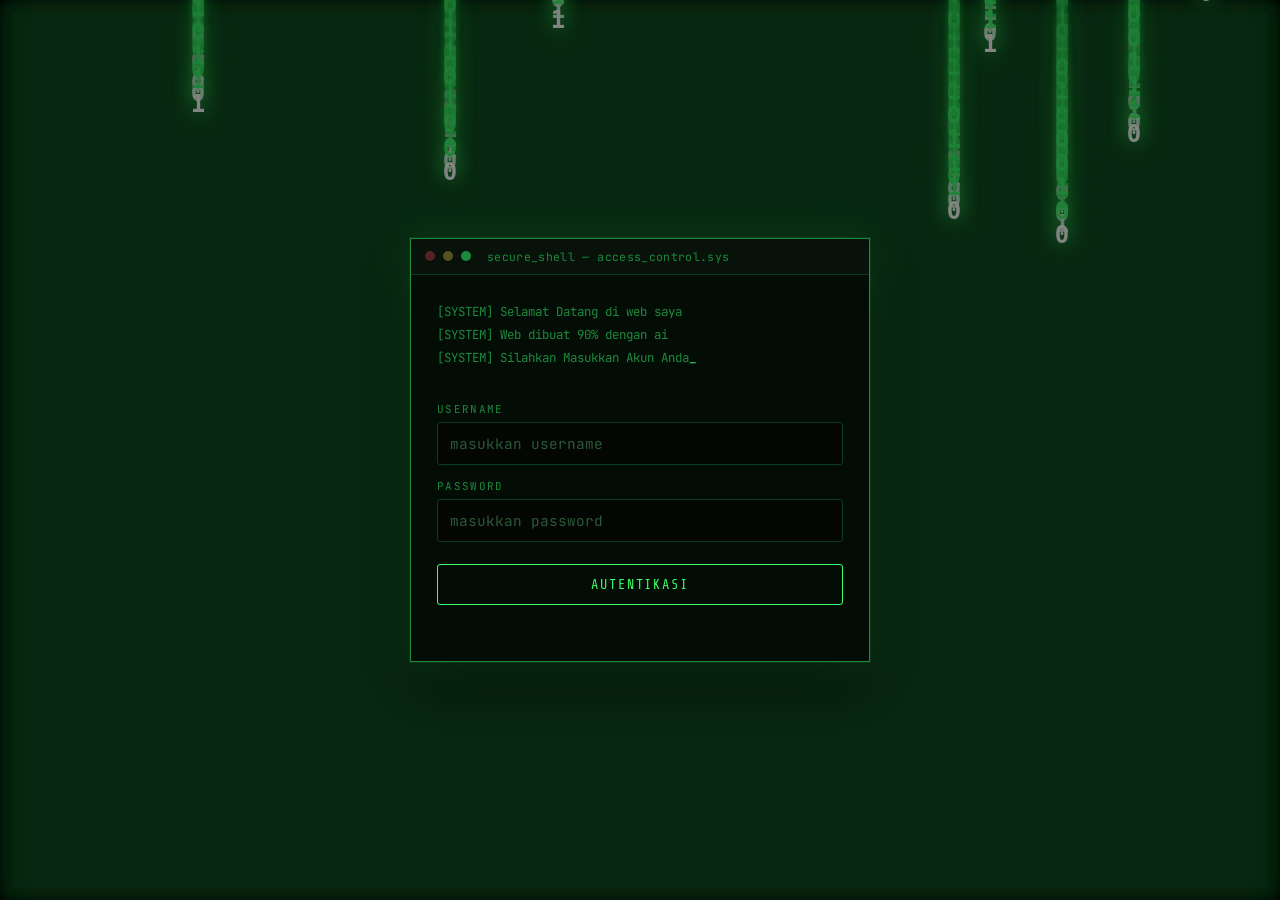
<file: index.html>
<!DOCTYPE html>
<html lang="id">
<head>
<meta charset="UTF-8">
<meta name="viewport" content="width=device-width, initial-scale=1.0">
<title>agatha@portfolio:~$</title>
<link rel="stylesheet" href="style.css">
</head>
<body>

<canvas id="matrix-rain"></canvas>

<!-- ============================================ -->
<!-- LAYAR LOGIN -->
<!-- ============================================ -->
<section id="login-screen">
  <div class="login-box">
    <div class="login-topbar">
      <span class="dot red"></span><span class="dot yellow"></span><span class="dot green"></span>
      <span class="login-topbar-title">secure_shell — access_control.sys</span>
    </div>

    <div class="login-body">
      <p class="boot-line">[SYSTEM] Selamat Datang di web saya</p>
      <p class="boot-line">[SYSTEM] Web dibuat 90% dengan ai</p>
      <p class="boot-line">[SYSTEM] Silahkan Masukkan Akun Anda<span class="cursor-blink">_</span></p>

      <form id="login-form" autocomplete="off">
        <label for="username">USERNAME</label>
        <input type="text" id="username" name="username" placeholder="masukkan username" required>

        <label for="password">PASSWORD</label>
        <input type="password" id="password" name="password" placeholder="masukkan password" required>

        <button type="submit" id="login-btn">
          <span>AUTENTIKASI</span>
        </button>

        <p id="login-error"></p>
      </form>
    </div>
  </div>
</section>

<!-- ============================================ -->
<!-- PORTOFOLIO (tersembunyi sampai login sukses) -->
<!-- ============================================ -->
<main id="portfolio" hidden>

  <nav id="navbar">
    <span class="nav-logo">&gt; whoami</span>
    <div class="nav-links">
      <a href="#biodata" data-decrypt="BIODATA">biodata</a>
      <a href="#mybini" data-decrypt="COLUMBINA">my bini gueh</a>
      <a href="#cita-cita" data-decrypt="TUJUAN">tujuan</a>
      <a href="#sertifikat" data-decrypt="SERTIFIKAT">SERTIFIKAT GW</a>
      <a href="#neo" data-decrypt="NEO">neo</a>
      <a href="#kontak" data-decrypt="KONTAK">kontak</a>
      <a href="games.html" data-decrypt="MINIGAMES">MINIGAMES</a>
    </div>
    <div class="mode-toggle">
      <button type="button" id="mode-web-btn" class="mode-active">WEB</button>
      <button type="button" id="mode-terminal-btn">TERMINAL</button>
    </div>
  </nav>

  <!-- HERO -->
  <header id="hero">
    <p class="hero-eyebrow">[ akses diberikan — selamat datang, operator ]</p>
    <h1 class="glitch" data-text="MUHAMMAD ALARIC ARYA SAKHI">MUHAMMAD ALARIC ARYA SAKHI</h1>
    <p class="hero-sub" id="typewriter"></p>
  </header>

  <!-- BIODATA -->
  <section id="biodata" class="panel">
    <h2 class="panel-title" data-decrypt="BIODATA_OPERATOR">BIODATA_OPERATOR</h2>
    <ul class="data-list">
      <li><span class="key">Nama</span><span class="sep">:</span><span class="val">Muhammad Alaric Arya Sakhi</span></li>
      <li><span class="key">Kelas</span><span class="sep">:</span><span class="val">X PPLG 1</span></li>
      <li><span class="key">Tempat, Tanggal Lahir</span><span class="sep">:</span><span class="val">Pekalongan, 10 November 2011</span></li>
    </ul>
  </section>

  <!-- MY BINI GUEH -->
  <section id="mybini" class="panel panel-alt">
    <h2 class="panel-title" data-decrypt="COLUMBINA">MY BINI GUEH</h2>
    <div class="columbina-wrap">
      <div class="photo-frame">
<a href="kalkulator.html">
    <img src="columbina.jpg" alt="Columbina" id="columbina-photo">
  </a>
        <div class="photo-scanline"></div>
      </div>
      <ul class="data-list">
        <li><span class="key">Nama</span><span class="sep">:</span><span class="val">Columbina Hyposelenia</span></li>
        <li><span class="key">Nama Lain</span><span class="sep">:</span><span class="val">Kuutar / "Damselette"</span></li>
        <li><span class="key">Jabatan</span><span class="sep">:</span><span class="val">Mantan Fatui Harbinger ke-3, kini Moon Goddess of Nod-Krai</span></li>
        <li><span class="key">Elemen</span><span class="sep">:</span><span class="val">Hydro</span></li>
        <li><span class="key">Senjata</span><span class="sep">:</span><span class="val">Catalyst</span></li>
        <li><span class="key">Asal</span><span class="sep">:</span><span class="val">Nod-Krai, Snezhnaya</span></li>
        <li><span class="key">Kepribadian</span><span class="sep">:</span><span class="val">Tenang, sedikit nyeleneh, jujur apa adanya — tapi setia pada yang ia percaya</span></li>
        <li><span class="key">Status</span><span class="sep">:</span><span class="val">Bini sah di dunia fiksi 💙</span></li>
      </ul>
    </div>
  </section>

  <!-- CITA-CITA -->
  <section id="cita-cita" class="panel">
    <h2 class="panel-title" data-decrypt="CITA CITA">CITA CITA</h2>
    <div class="terminal-block">
      <p><span class="prompt">$</span> cat cita-cita.txt</p>
      <p class="output-line">&gt; Menjadi Ahli Cybersecurity / White Hat Hacker profesional.</p>
      <p class="output-line">&gt; Menemukan dan melaporkan celah keamanan secara etis, bukan merusak.</p>
      <p class="output-line">&gt; Membantu instansi & perusahaan membangun sistem yang lebih aman.</p>
      <p class="output-line">&gt; Terus belajar: pentest, bug bounty, dan digital forensics.</p>
    </div>
  </section>

  <!-- SERTIFIKAT GW -->
  <section id="sertifikat" class="panel panel-alt">
    <h2 class="panel-title" data-decrypt="Sertifikat">Sertifikat gw </h2>
    <p class="cert-caption">
      Klik gambar sertifikat untuk membuka <strong>Catatan Kantong</strong> — manajemen uang & kuota dengan tema Matrix.
    </p>
    <div class="photo-frame cert-frame">
      <a href="pengeluaran.html">
        <img src="sertifikat-cyber.jpg" alt="Sertifikat Apresiasi Cybersecurity" id="cert-photo">
      </a>
      <div class="photo-scanline"></div>
    </div>
  </section>

  <!-- CHATBOX NEO -->
  <section id="neo" class="panel panel-alt">
    <h2 class="panel-title" data-decrypt="NEO_AI">NEO_AI</h2>
    <p class="cert-caption">Terminal chat statis — belum terhubung ke API AI mana pun. Isi jawabannya manual di <code>script.js</code>.</p>
    <div class="neo-chatbox">
      <div class="neo-chatbox-header">
        <span class="neo-dot"></span> neo — offline / manual mode
      </div>
      <div class="neo-chatbox-log" id="neo-log"></div>
      <form class="neo-chatbox-inputrow" id="neo-form" autocomplete="off">
        <input type="text" id="neo-input" placeholder="ketik pesan ke Neo...">
        <button type="submit">KIRIM</button>
      </form>
    </div>
  </section>

  <!-- KONTAK -->
  <section id="kontak" class="panel">
    <h2 class="panel-title" data-decrypt="CONTACT_ME">CONTACT_ME</h2>
    <ul class="data-list contact-list">
      <li>
        <span class="key">WhatsApp</span><span class="sep">:</span>
        <span class="val"><a href="https://wa.me/628816713132" target="_blank" rel="noopener">wa.me/628816713132</a></span>
      </li>
      <li>
        <span class="key">Gmail</span><span class="sep">:</span>
        <span class="val"><a href="mailto:agathaarchilles@gmail.com">agathaarchilles@gmail.com</a></span>
      </li>
      <li>
        <span class="key">Instagram</span><span class="sep">:</span>
        <span class="val"><a href="https://instagram.com/agathaarchilles" target="_blank" rel="noopener">@agathaarchilles</a></span>
      </li>
    </ul>
  </section>

  <footer id="footer">
    <p>&gt; koneksi aman ditutup. terima kasih sudah berkunjung, operator.</p>
  </footer>

</main>

<!-- ============================================ -->
<!-- MODE TERMINAL — tampilan command-line penuh -->
<!-- ============================================ -->
<section id="terminal-mode" hidden>
  <div class="terminal-box">
    <p class="term-line term-hint">Selamat datang di mode terminal. Ketik "help" untuk daftar perintah.</p>
    <div id="terminal-output"></div>
    <div id="terminal-inputline">
      <span class="term-static-prompt">agatha@portofolio:~$</span>
      <input type="text" id="terminal-input" autocomplete="off" spellcheck="false">
    </div>
  </div>
</section>

<script src="script.js"></script>
</body>
</html>
</file>
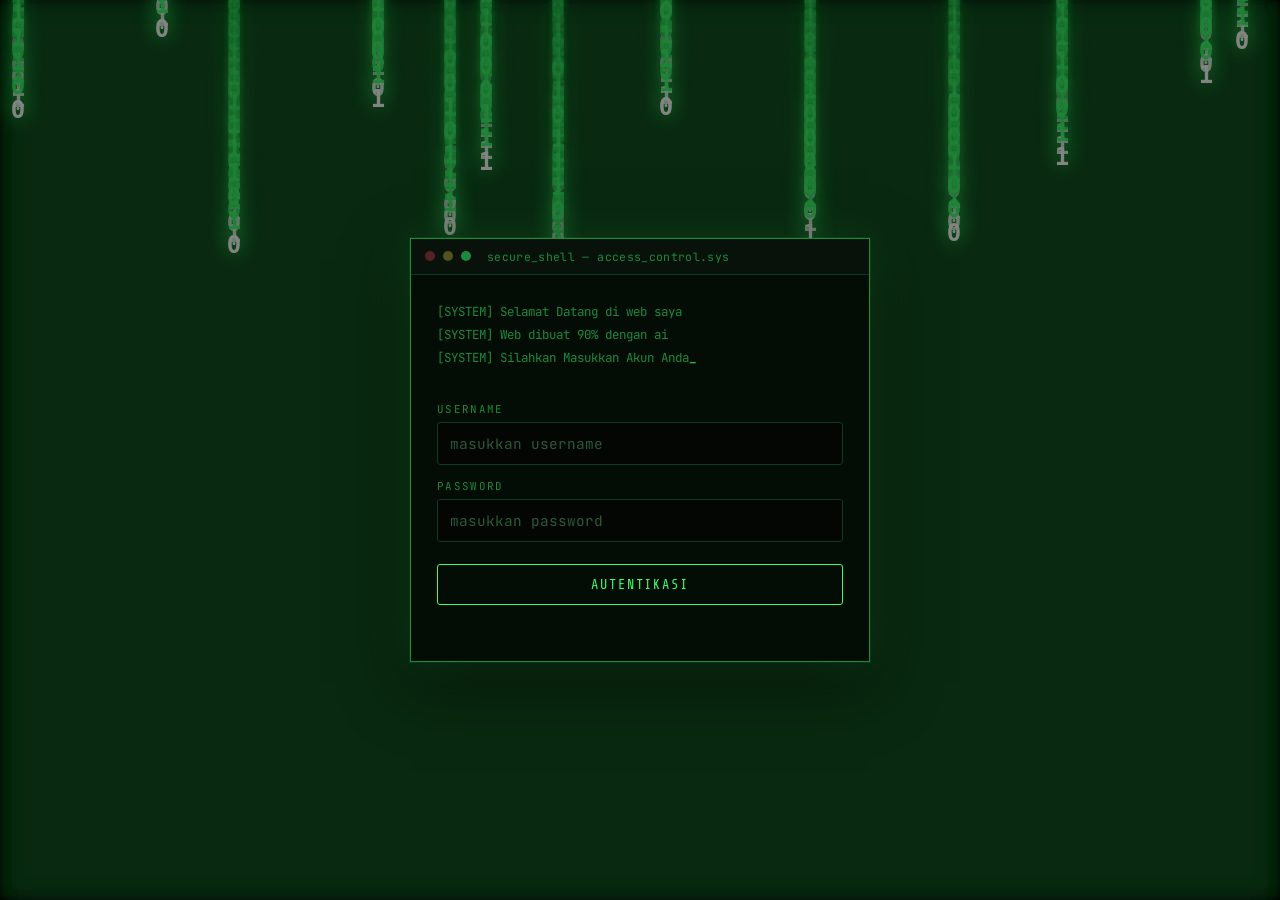
<file: games.html>
<!DOCTYPE html>
<html lang="id">
<head>
  <meta charset="UTF-8">
  <meta name="viewport" content="width=device-width, initial-scale=1.0">
  <title>MINIGAMES — Matrix Collection</title>
  <link rel="stylesheet" href="games.css">
</head>
<body>

  <canvas id="matrix-rain"></canvas>

  <div class="wrap">

    <header>
      <a href="index.html" class="back-link">← KEMBALI</a>
      <h1 class="glitch" data-text="MINIGAMES">MINIGAMES</h1>
      <p class="subtitle">[ 10 GAME TERSEDIA ] — Pilih dan mainkan!</p>
    </header>

    <div class="games-grid">
      
      <a href="minigames/a.html" class="game-card">
        <span class="game-number">01</span>
        <span class="game-icon">🎮</span>
        <h3>MATRIX DODGE</h3>
        <p>Hindari angka jatuh</p>
      </a>

      <a href="minigames/b.html" class="game-card">
        <span class="game-number">02</span>
        <span class="game-icon">⌨️</span>
        <h3>HACKER TYPER</h3>
        <p>Ketik untuk hack</p>
      </a>

      <a href="minigames/c.html" class="game-card">
        <span class="game-number">03</span>
        <span class="game-icon">🧠</span>
        <h3>MEMORY MATRIX</h3>
        <p>Ingat urutan lampu</p>
      </a>

      <a href="minigames/d.html" class="game-card">
        <span class="game-number">04</span>
        <span class="game-icon">💻</span>
        <h3>BINARY QUIZ</h3>
        <p>Tebak angka biner</p>
      </a>

      <a href="minigames/e.html" class="game-card">
        <span class="game-number">05</span>
        <span class="game-icon">🐍</span>
        <h3>SNAKE 01</h3>
        <p>Snake tema Matrix</p>
      </a>

      <a href="minigames/f.html" class="game-card">
        <span class="game-number">06</span>
        <span class="game-icon">⏱️</span>
        <h3>TYPING SPEED</h3>
        <p>Test kecepatan ngetik</p>
      </a>

      <a href="minigames/g.html" class="game-card">
        <span class="game-number">07</span>
        <span class="game-icon">🔐</span>
        <h3>CIPHER DECODER</h3>
        <p>Pecahkan sandi</p>
      </a>

      <a href="minigames/h.html" class="game-card">
        <span class="game-number">08</span>
        <span class="game-icon">🎯</span>
        <h3>GUESS NUMBER</h3>
        <p>Tebak angka rahasia</p>
      </a>

      <a href="minigames/i.html" class="game-card">
        <span class="game-number">09</span>
        <span class="game-icon">⚡</span>
        <h3>REACTION TIME</h3>
        <p>Test kecepatan reaksi</p>
      </a>

      <a href="minigames/j.html" class="game-card">
        <span class="game-number">10</span>
        <span class="game-icon">💣</span>
        <h3>MINESWEEPER</h3>
        <p>Versi mini</p>
      </a>

    </div>

  </div>

  <script src="games.js"></script>
</body>
</html>
</file>
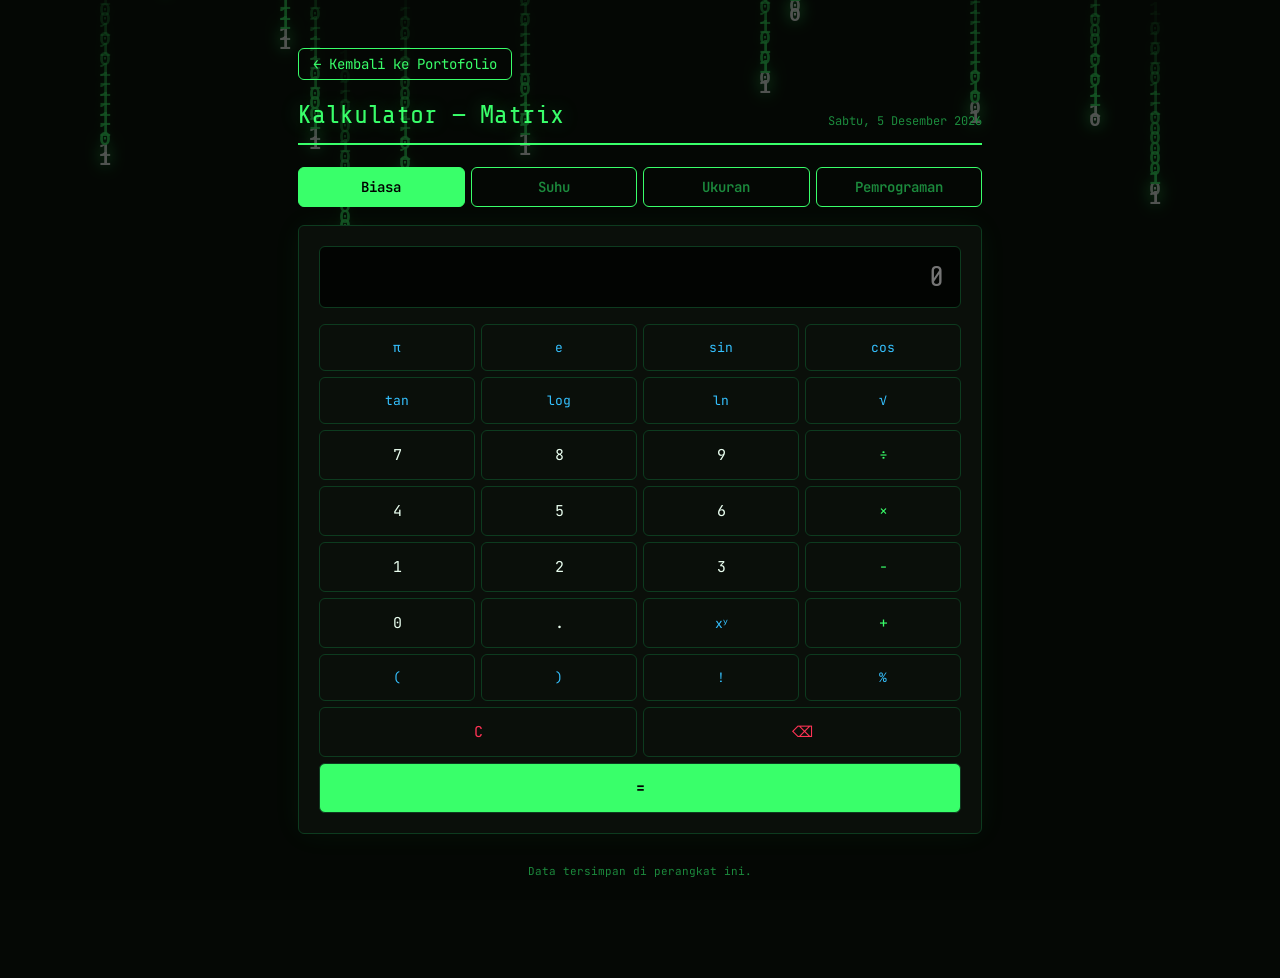
<file: kalkulator.html>
<!DOCTYPE html>
<html lang="id">
<head>
  <meta charset="UTF-8">
  <meta name="viewport" content="width=device-width, initial-scale=1.0">
  <title>Kalkulator — Matrix</title>
  <link rel="stylesheet" href="kalkulator.css">
</head>
<body>

  <canvas id="matrix-rain"></canvas>

  <div class="wrap">
    <a href="index.html" class="back-link">← Kembali ke Portofolio</a>

    <header>
      <h1>Kalkulator — Matrix</h1>
      <div class="tanggal" id="tanggalHariIni"></div>
    </header>

    <!-- TAB NAVIGASI -->
    <div class="tabs">
      <button class="tab-btn active" data-tab="biasa" onclick="gantiTab('biasa')">Biasa</button>
      <button class="tab-btn" data-tab="suhu" onclick="gantiTab('suhu')">Suhu</button>
      <button class="tab-btn" data-tab="ukuran" onclick="gantiTab('ukuran')">Ukuran</button>
      <button class="tab-btn" data-tab="pemrograman" onclick="gantiTab('pemrograman')">Pemrograman</button>
    </div>

    <!-- ===== KALKULATOR BIASA (EXPERT) ===== -->
    <section id="tab-biasa" class="tab-content active">
      <div class="calc-box">
        <input type="text" id="calcDisplay" readonly placeholder="0">
        <div class="calc-grid expert-grid">

          <!-- Baris 1: Fungsi lanjutan -->
          <button onclick="tekan('Math.PI')" class="func">π</button>
          <button onclick="tekan('Math.E')" class="func">e</button>
          <button onclick="tekan('Math.sin(')" class="func">sin</button>
          <button onclick="tekan('Math.cos(')" class="func">cos</button>

          <!-- Baris 2: Fungsi lanjutan -->
          <button onclick="tekan('Math.tan(')" class="func">tan</button>
          <button onclick="tekan('Math.log(')" class="func">log</button>
          <button onclick="tekan('Math.LN')" class="func">ln</button>
          <button onclick="tekan('Math.sqrt(')" class="func">√</button>

          <!-- Baris 3: Angka & operator -->
          <button onclick="tekan('7')">7</button>
          <button onclick="tekan('8')">8</button>
          <button onclick="tekan('9')">9</button>
          <button onclick="tekan('/')" class="operator">÷</button>

          <!-- Baris 4 -->
          <button onclick="tekan('4')">4</button>
          <button onclick="tekan('5')">5</button>
          <button onclick="tekan('6')">6</button>
          <button onclick="tekan('*')" class="operator">×</button>

          <!-- Baris 5 -->
          <button onclick="tekan('1')">1</button>
          <button onclick="tekan('2')">2</button>
          <button onclick="tekan('3')">3</button>
          <button onclick="tekan('-')" class="operator">−</button>

          <!-- Baris 6 -->
          <button onclick="tekan('0')">0</button>
          <button onclick="tekan('.')">.</button>
          <button onclick="tekan('**')" class="func">xʸ</button>
          <button onclick="tekan('+')" class="operator">+</button>

          <!-- Baris 7: Tombol tambahan -->
          <button onclick="tekan('(')" class="func">(</button>
          <button onclick="tekan(')')" class="func">)</button>
          <button onclick="tekan('!')" class="func">!</button>
          <button onclick="tekan('%')" class="func">%</button>

          <!-- Baris 8: Clear & Hapus -->
          <button onclick="clearDisplay()" class="clear" style="grid-column: span 2;">C</button>
          <button onclick="hapusSatu()" class="clear" style="grid-column: span 2;">⌫</button>

          <!-- Baris 9: Hasil -->
          <button onclick="hasil()" class="equals" style="grid-column: span 4;">=</button>
        </div>
      </div>
    </section>

    <!-- ===== KALKULATOR SUHU ===== -->
    <section id="tab-suhu" class="tab-content">
      <div class="calc-box">
        <h3>Konversi Suhu</h3>
        <div class="konversi-grid">
          <div>
            <label>Masukkan nilai</label>
            <input type="number" id="suhuInput" placeholder="0" step="any">
          </div>
          <div>
            <label>Dari</label>
            <select id="suhuDari">
              <option value="C">Celsius (°C)</option>
              <option value="F">Fahrenheit (°F)</option>
              <option value="K">Kelvin (K)</option>
              <option value="R">Reamur (°Ré)</option>
            </select>
          </div>
          <div>
            <label>Ke</label>
            <select id="suhuKe">
              <option value="C">Celsius (°C)</option>
              <option value="F">Fahrenheit (°F)</option>
              <option value="K">Kelvin (K)</option>
              <option value="R">Reamur (°Ré)</option>
            </select>
          </div>
          <button onclick="konversiSuhu()" class="simpan">Konversi</button>
          <div>
            <label>Hasil</label>
            <input type="text" id="suhuHasil" readonly placeholder="hasil">
          </div>
        </div>
      </div>
    </section>

    <!-- ===== KALKULATOR UKURAN ===== -->
    <section id="tab-ukuran" class="tab-content">
      <div class="calc-box">
        <h3>Konversi Ukuran</h3>
        <div class="konversi-grid">
          <div>
            <label>Masukkan nilai</label>
            <input type="number" id="ukuranInput" placeholder="0" step="any">
          </div>
          <div>
            <label>Dari</label>
            <select id="ukuranDari">
              <option value="km">Kilometer (km)</option>
              <option value="m">Meter (m)</option>
              <option value="cm">Centimeter (cm)</option>
              <option value="mm">Milimeter (mm)</option>
              <option value="mi">Mil (mi)</option>
              <option value="ft">Kaki (ft)</option>
              <option value="in">Inci (in)</option>
            </select>
          </div>
          <div>
            <label>Ke</label>
            <select id="ukuranKe">
              <option value="km">Kilometer (km)</option>
              <option value="m">Meter (m)</option>
              <option value="cm">Centimeter (cm)</option>
              <option value="mm">Milimeter (mm)</option>
              <option value="mi">Mil (mi)</option>
              <option value="ft">Kaki (ft)</option>
              <option value="in">Inci (in)</option>
            </select>
          </div>
          <button onclick="konversiUkuran()" class="simpan">Konversi</button>
          <div>
            <label>Hasil</label>
            <input type="text" id="ukuranHasil" readonly placeholder="hasil">
          </div>
        </div>
      </div>
    </section>

    <!-- ===== KALKULATOR PEMROGRAMAN ===== -->
    <section id="tab-pemrograman" class="tab-content">
      <div class="calc-box">
        <h3>Konversi Bilangan</h3>
        <div class="konversi-grid">
          <div>
            <label>Masukkan nilai</label>
            <input type="text" id="progInput" placeholder="contoh: 255" value="255">
          </div>
          <div>
            <label>Dari basis</label>
            <select id="progDari">
              <option value="10">Desimal (10)</option>
              <option value="2">Biner (2)</option>
              <option value="8">Oktal (8)</option>
              <option value="16">Heksadesimal (16)</option>
            </select>
          </div>
          <button onclick="konversiProgram()" class="simpan" style="grid-column: span 2;">Konversi</button>
          <div style="grid-column: span 2;">
            <label>Hasil:</label>
            <div id="progHasil" style="background:#030603; padding:12px; border:1px solid var(--line); border-radius:4px; color:var(--accent); font-family:var(--serif);">
              <p><strong>Desimal:</strong> <span id="hasilDesimal">255</span></p>
              <p><strong>Biner:</strong> <span id="hasilBiner">11111111</span></p>
              <p><strong>Oktal:</strong> <span id="hasilOktal">377</span></p>
              <p><strong>Heksadesimal:</strong> <span id="hasilHeks">FF</span></p>
            </div>
          </div>
        </div>
      </div>
    </section>

    <footer>Data tersimpan di perangkat ini.</footer>
  </div>

  <script src="kalkulator.js"></script>
</body>
</html>
</file>
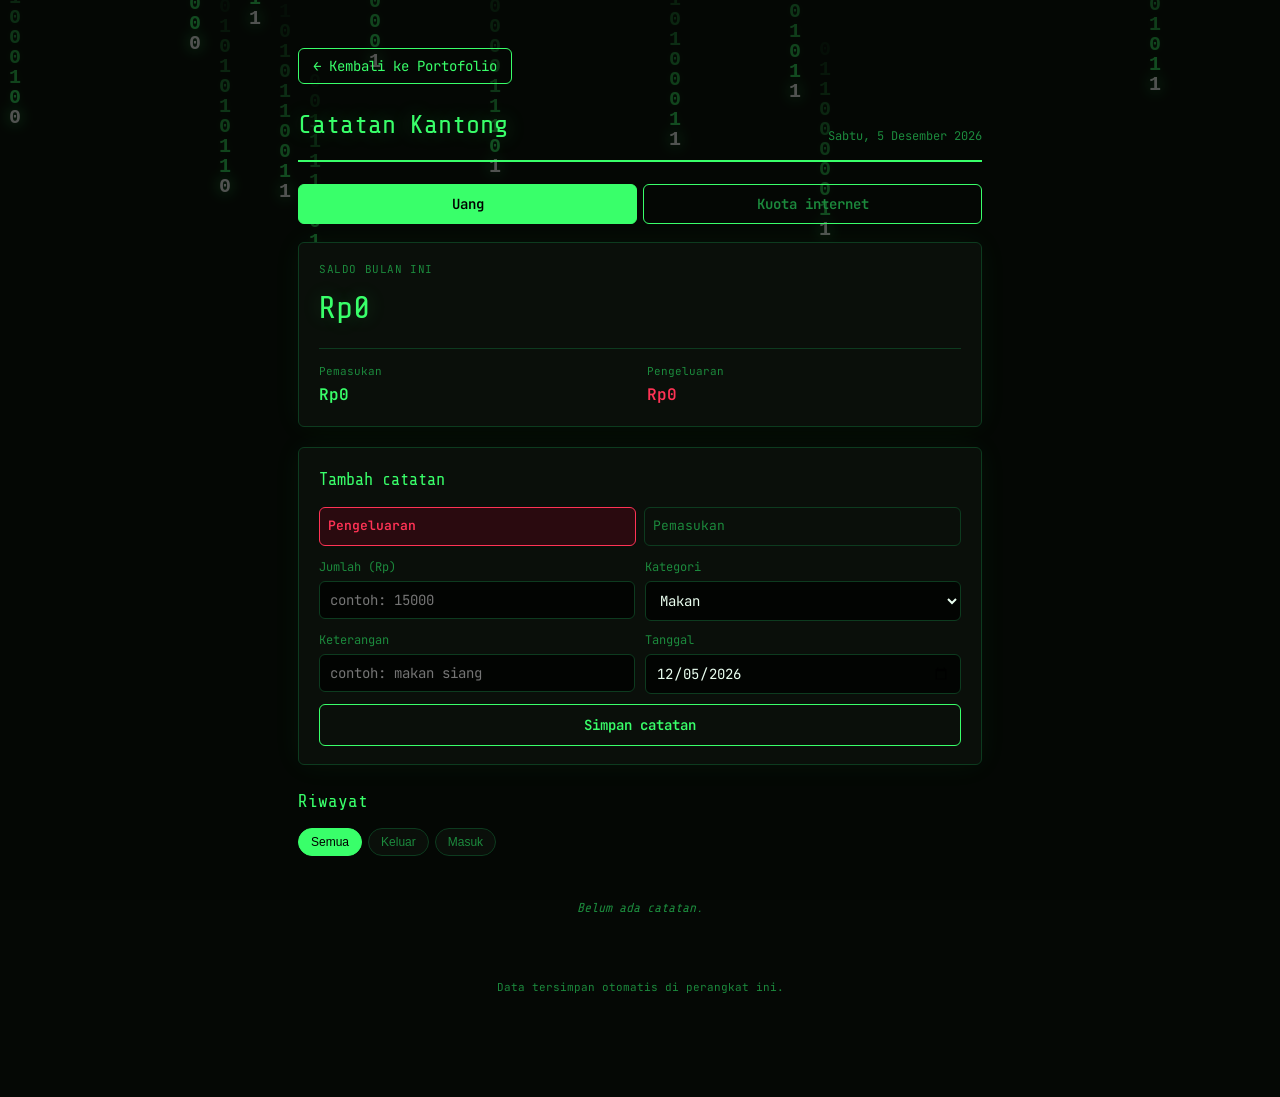
<file: pengeluaran.html>
<!DOCTYPE html>
<html lang="id">
<head>
  <meta charset="UTF-8">
  <meta name="viewport" content="width=device-width, initial-scale=1.0">
  <title>Catatan Pengeluaran</title>
  <link rel="stylesheet" href="a.css">
</head>
<body>

  <canvas id="matrix-rain"></canvas>

  <div class="wrap">
    <a href="index.html" class="back-link">← Kembali ke Portofolio</a>

    <header>
      <h1>Catatan Kantong</h1>
      <div class="tanggal" id="tanggalHariIni"></div>
    </header>

    <div class="tabs">
      <button class="tab-btn active mode-uang" id="tabUang" onclick="gantiTab('uang')">Uang</button>
      <button class="tab-btn mode-kuota" id="tabKuota" onclick="gantiTab('kuota')">Kuota internet</button>
    </div>

    <!-- ===== UANG ===== -->
    <section id="secUang" class="active mode-uang">
      <div class="ringkasan">
        <p class="label">Saldo bulan ini</p>
        <p class="angka" id="saldoBulanIni">Rp0</p>
        <div class="ringkasan-grid">
          <div>
            <p class="mini-label">Pemasukan</p>
            <p class="mini-val" id="totalMasuk" style="color:var(--accent);">Rp0</p>
          </div>
          <div>
            <p class="mini-label">Pengeluaran</p>
            <p class="mini-val" id="totalKeluar" style="color:var(--danger);">Rp0</p>
          </div>
        </div>
      </div>

      <form onsubmit="simpanUang(event)">
        <h2>Tambah catatan</h2>
        <div class="jenis-pilih">
          <div class="jenis-btn pilih-uang aktif" id="btnKeluar" onclick="pilihJenisUang('keluar')">Pengeluaran</div>
          <div class="jenis-btn pilih-uang" id="btnMasuk" onclick="pilihJenisUang('masuk')">Pemasukan</div>
        </div>
        <div class="baris">
          <div>
            <label for="uangJumlah">Jumlah (Rp)</label>
            <input type="number" id="uangJumlah" placeholder="contoh: 15000" required min="0">
          </div>
          <div>
            <label for="uangKategori">Kategori</label>
            <select id="uangKategori">
              <option>Makan</option><option>Transport</option><option>Jajan</option>
              <option>Pulsa/Kuota</option><option>Tagihan</option><option>Belanja</option>
              <option>Gaji/THR</option><option>Lainnya</option>
            </select>
          </div>
        </div>
        <div class="baris">
          <div>
            <label for="uangKet">Keterangan</label>
            <input type="text" id="uangKet" placeholder="contoh: makan siang">
          </div>
          <div>
            <label for="uangTanggal">Tanggal</label>
            <input type="date" id="uangTanggal" required>
          </div>
        </div>
        <button type="submit" class="simpan">Simpan catatan</button>
      </form>

      <div class="riwayat">
        <h2>Riwayat</h2>
        <div class="filter-cepat">
          <button class="aktif" data-f="semua" onclick="filterUang('semua', this)">Semua</button>
          <button data-f="keluar" onclick="filterUang('keluar', this)">Keluar</button>
          <button data-f="masuk" onclick="filterUang('masuk', this)">Masuk</button>
        </div>
        <div id="listUang"></div>
      </div>
    </section>

    <!-- ===== KUOTA ===== -->
    <section id="secKuota" class="mode-kuota">
      <div class="ringkasan">
        <p class="label">Sisa kuota (perkiraan)</p>
        <p class="angka" id="sisaKuota">0 GB</p>
        <div class="ringkasan-grid">
          <div>
            <p class="mini-label">Kuota awal</p>
            <p class="mini-val" id="kuotaAwal" style="color:var(--accent);">0 GB</p>
          </div>
          <div>
            <p class="mini-label">Terpakai</p>
            <p class="mini-val" id="kuotaTerpakai" style="color:var(--ink-soft);">0 GB</p>
          </div>
        </div>
      </div>

      <form onsubmit="simpanKuotaAwal(event)">
        <h2>Atur paket kuota</h2>
        <div class="baris">
          <div>
            <label for="kuotaTotal">Total kuota baru (GB)</label>
            <input type="text" id="kuotaTotal" placeholder="contoh: 25 atau 2,5" required>
          </div>
          <div>
            <label for="kuotaTglBeli">Tanggal beli</label>
            <input type="date" id="kuotaTglBeli" required>
          </div>
        </div>
        <button type="submit" class="simpan">Atur sebagai kuota aktif</button>
      </form>

      <form onsubmit="simpanPakaiKuota(event)">
        <h2>Catat pemakaian</h2>
        <div class="baris">
          <div>
            <label for="pakaiJumlah">Kuota terpakai (GB)</label>
            <input type="text" id="pakaiJumlah" placeholder="contoh: 1.5 atau 1,5" required>
          </div>
          <div>
            <label for="pakaiKet">Untuk apa</label>
            <select id="pakaiKet">
              <option>Streaming</option><option>Media sosial</option>
              <option>Chat/browsing</option><option>Kerja/kuliah</option>
              <option>Download</option><option>Lainnya</option>
            </select>
          </div>
        </div>
        <div class="baris">
          <div>
            <label for="pakaiTanggal">Tanggal</label>
            <input type="date" id="pakaiTanggal" required>
          </div>
        </div>
        <button type="submit" class="simpan">Catat pemakaian</button>
      </form>

      <div class="riwayat">
        <h2>Riwayat kuota</h2>
        <div id="listKuota"></div>
      </div>
    </section>

    <footer>Data tersimpan otomatis di perangkat ini.</footer>
  </div>

  <script src="b.js"></script>
</body>
</html>
</file>
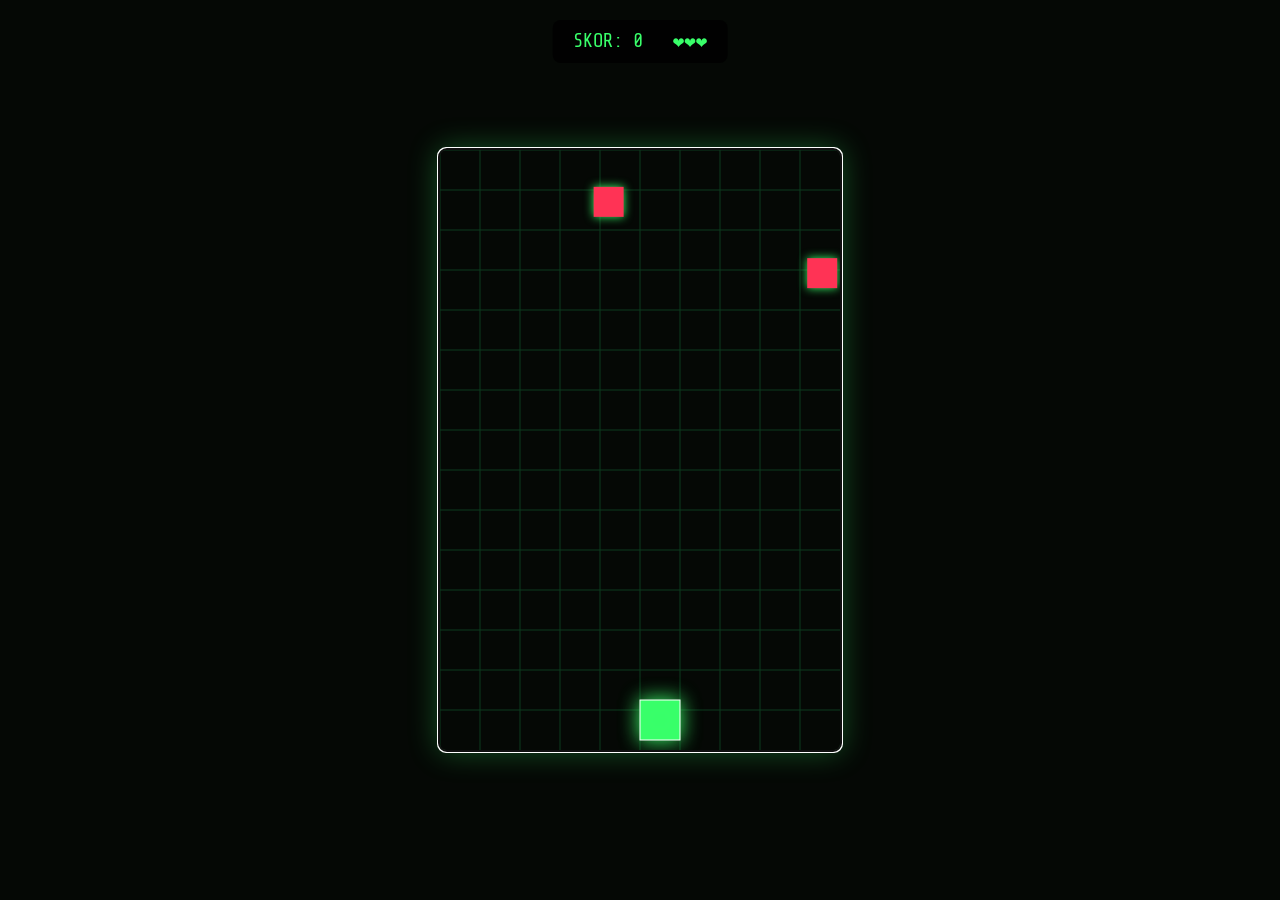
<file: minigames/a.html>
<!DOCTYPE html>
<html lang="id">
<head>
  <meta charset="UTF-8">
  <meta name="viewport" content="width=device-width, initial-scale=1.0">
  <title>Matrix Dodge</title>
  <link rel="stylesheet" href="a.css">
</head>
<body>
  <canvas id="gameCanvas" width="400" height="600" tabindex="0"></canvas>
  
  <div class="game-hud">
    <div id="score">SKOR: 0</div>
    <div id="lives">❤️❤️❤️</div>
  </div>
  
  <div class="mobile-controls">
    <button id="btnLeft">◀</button>
    <button id="btnRight">▶</button>
  </div>

  <div class="game-overlay" id="gameOverlay">
    <h2>GAME OVER</h2>
    <p>Skor Akhir: <span id="finalScore">0</span></p>
    <button onclick="restartGame()">MAIN LAGI</button>
    <a href="../index.html">KEMBALI</a>
  </div>  
  <script src="a.js"></script>
</body>
</html>
</file>
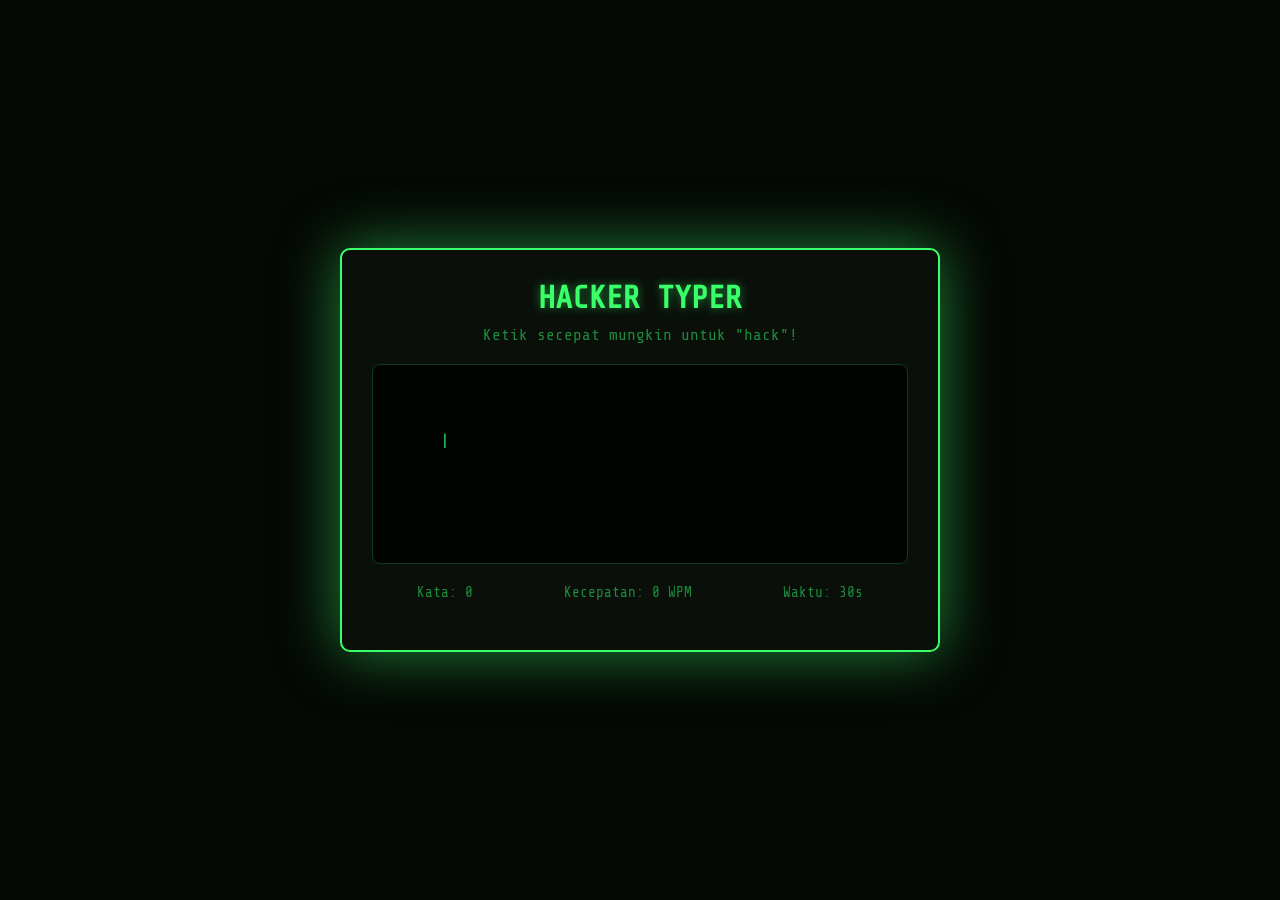
<file: minigames/b.html>
<!DOCTYPE html>
<html lang="id">
<head>
  <meta charset="UTF-8">
  <meta name="viewport" content="width=device-width, initial-scale=1.0">
  <title>Hacker Typer</title>
  <link rel="stylesheet" href="b.css">
</head>
<body>
  <div class="game-container" tabindex="0" id="gameContainer">
    <h2>HACKER TYPER</h2>
    <p class="subtitle">Ketik secepat mungkin untuk "hack"!</p>
    
    <div id="hackScreen">
      <p id="hackOutput"></p>
      <span id="cursor">|</span>
    </div>
    
    <div class="stats">
      <div>Kata: <span id="wordCount">0</span></div>
      <div>Kecepatan: <span id="wpm">0</span> WPM</div>
      <div>Waktu: <span id="timer">30</span>s</div>
    </div>
    
    <div class="game-overlay" id="gameOverlay">
      <h2>HACK BERHASIL!</h2>
      <p>Kata: <span id="finalWords">0</span> | WPM: <span id="finalWpm">0</span></p>
      <button onclick="restartGame()">COBA LAGI</button>
      <a href="../index.html">KEMBALI</a>
    </div>
  </div>
  
  <script src="b.js"></script>
</body>
</html>
</file>
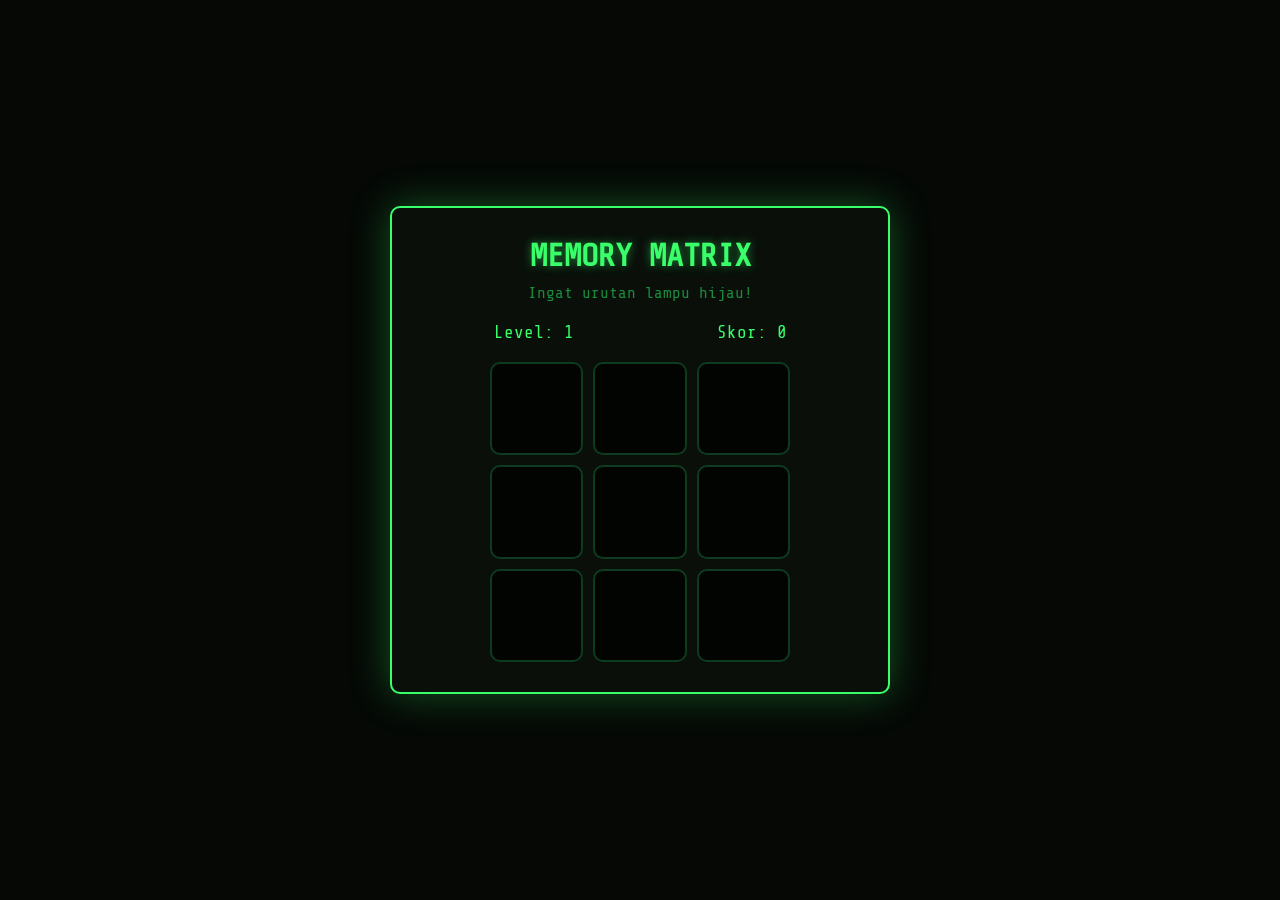
<file: minigames/c.html>
<!DOCTYPE html>
<html lang="id">
<head>
  <meta charset="UTF-8">
  <meta name="viewport" content="width=device-width, initial-scale=1.0">
  <title>Memory Matrix</title>
  <link rel="stylesheet" href="c.css">
</head>
<body>
  <div class="game-container">
    <h2>MEMORY MATRIX</h2>
    <p class="subtitle">Ingat urutan lampu hijau!</p>
    
    <div class="game-info">
      <span>Level: <span id="level">1</span></span>
      <span>Skor: <span id="score">0</span></span>
    </div>
    
    <div id="grid" class="grid"></div>
    
    <div class="game-overlay" id="gameOverlay">
      <h2>GAME OVER</h2>
      <p>Skor: <span id="finalScore">0</span></p>
      <button onclick="restartGame()">MAIN LAGI</button>
      <a href="../index.html">KEMBALI</a>
    </div>
  </div>
  
  <script src="c.js"></script>
</body>
</html>
</file>
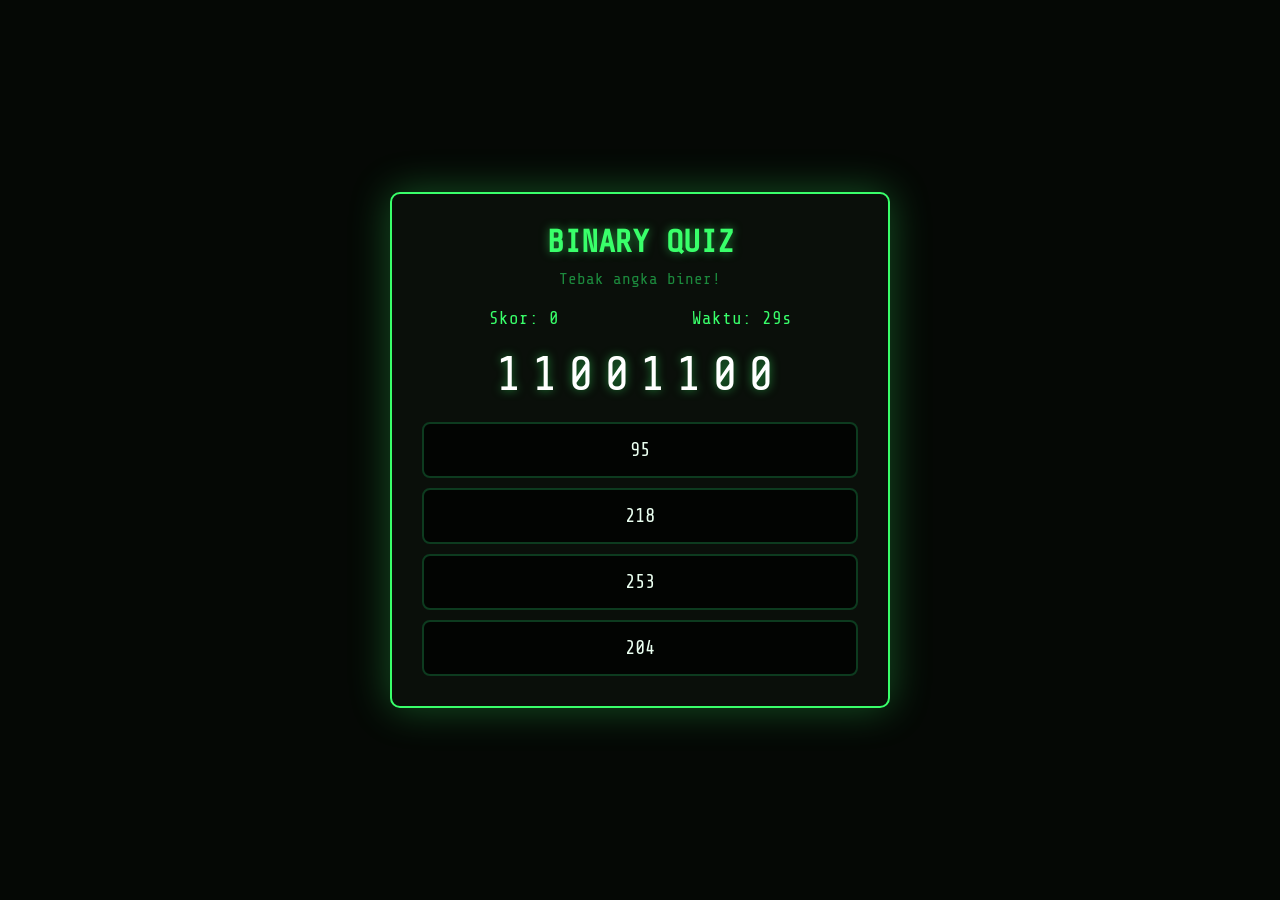
<file: minigames/d.html>
<!DOCTYPE html>
<html lang="id">
<head>
  <meta charset="UTF-8">
  <meta name="viewport" content="width=device-width, initial-scale=1.0">
  <title>Binary Quiz</title>
  <link rel="stylesheet" href="d.css">
</head>
<body>
  <div class="game-container">
    <h2>BINARY QUIZ</h2>
    <p class="subtitle">Tebak angka biner!</p>
    
    <div class="quiz-info">
      <span>Skor: <span id="score">0</span></span>
      <span>Waktu: <span id="timer">30</span>s</span>
    </div>
    
    <div id="question" class="question">?</div>
    
    <div id="options" class="options"></div>
    
    <div class="game-overlay" id="gameOverlay">
      <h2>SELESAI!</h2>
      <p>Skor Akhir: <span id="finalScore">0</span></p>
      <button onclick="restartGame()">MAIN LAGI</button>
      <a href="../index.html">KEMBALI</a>
    </div>
  </div>
  
  <script src="d.js"></script>
</body>
</html>
</file>
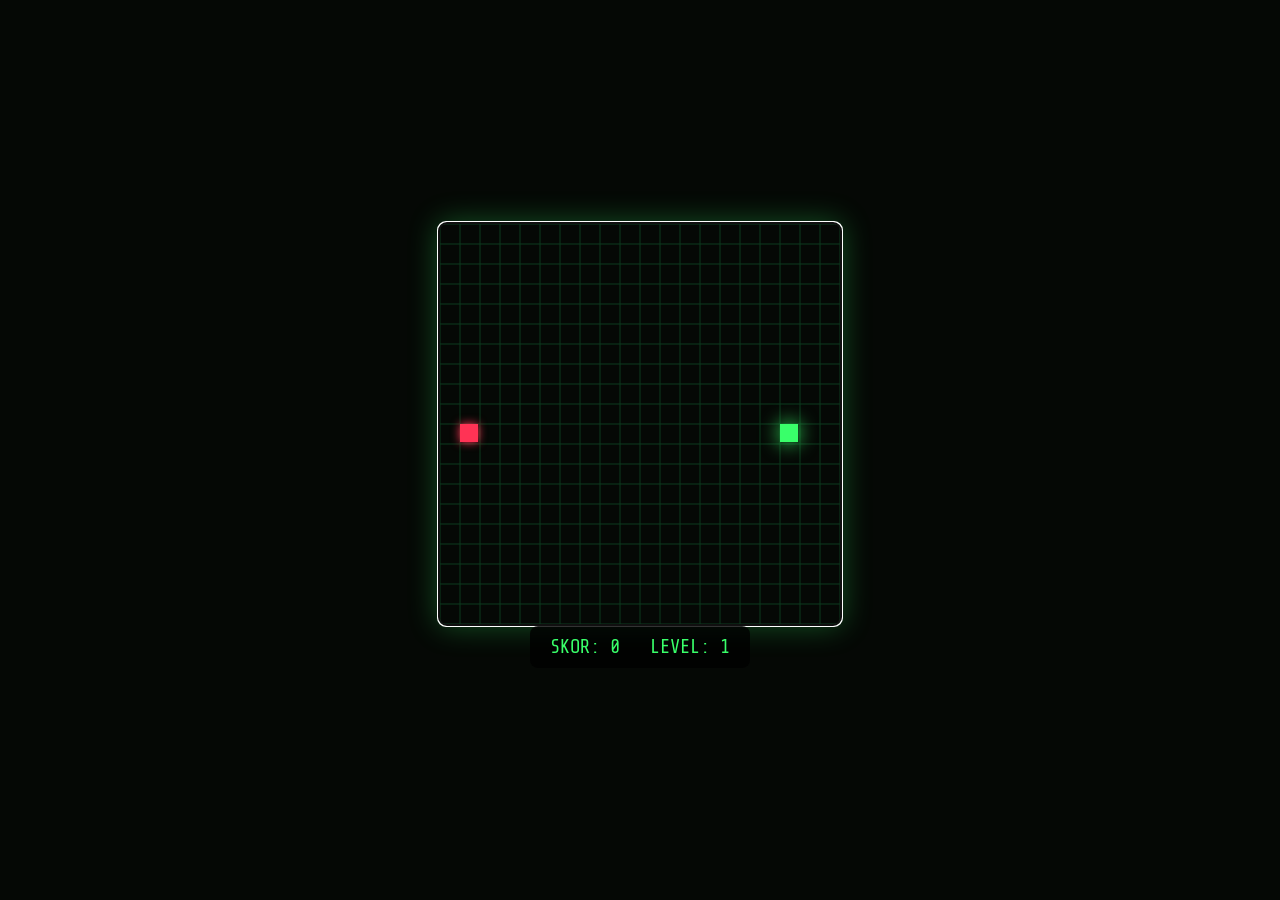
<file: minigames/e.html>
<!DOCTYPE html>
<html lang="id">
<head>
  <meta charset="UTF-8">
  <meta name="viewport" content="width=device-width, initial-scale=1.0">
  <title>Snake 01</title>
  <link rel="stylesheet" href="e.css">
</head>
<body>
  <canvas id="gameCanvas" width="400" height="400" tabindex="0"></canvas>
  
  <div class="game-hud">
    <div>SKOR: <span id="score">0</span></div>
    <div>LEVEL: <span id="level">1</span></div>
  </div>
  
  <div class="game-overlay" id="gameOverlay">
    <h2>GAME OVER</h2>
    <p>Skor: <span id="finalScore">0</span></p>
    <button onclick="restartGame()">MAIN LAGI</button>
    <a href="../index.html">KEMBALI</a>
  </div>
  
  <script src="e.js"></script>
</body>
</html>
</file>
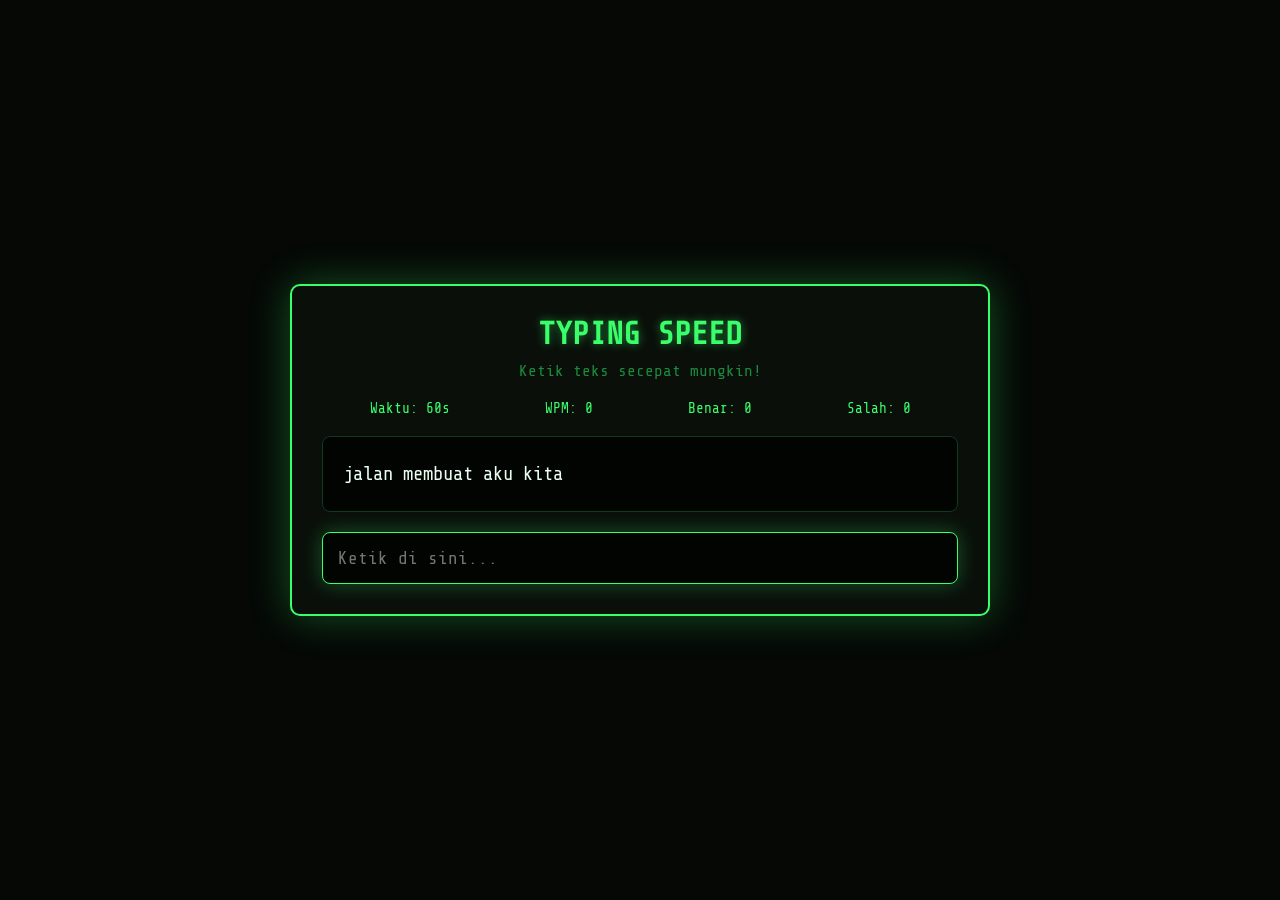
<file: minigames/f.html>
<!DOCTYPE html>
<html lang="id">
<head>
  <meta charset="UTF-8">
  <meta name="viewport" content="width=device-width, initial-scale=1.0">
  <title>Typing Speed Test</title>
  <link rel="stylesheet" href="f.css">
</head>
<body>
  <div class="game-container">
    <h2>TYPING SPEED</h2>
    <p class="subtitle">Ketik teks secepat mungkin!</p>
    
    <div class="typing-info">
      <span>Waktu: <span id="timer">60</span>s</span>
      <span>WPM: <span id="wpm">0</span></span>
      <span>Benar: <span id="correct">0</span></span>
      <span>Salah: <span id="wrong">0</span></span>
    </div>
    
    <div id="targetText" class="target-text"></div>
    
    <input type="text" id="typingInput" placeholder="Ketik di sini..." autocomplete="off">
    
    <div class="game-overlay" id="gameOverlay">
      <h2>SELESAI!</h2>
      <p>WPM: <span id="finalWpm">0</span> | Benar: <span id="finalCorrect">0</span> | Salah: <span id="finalWrong">0</span></p>
      <button onclick="restartGame()">COBA LAGI</button>
      <a href="../index.html">KEMBALI</a>
    </div>
  </div>
  
  <script src="f.js"></script>
</body>
</html>
</file>
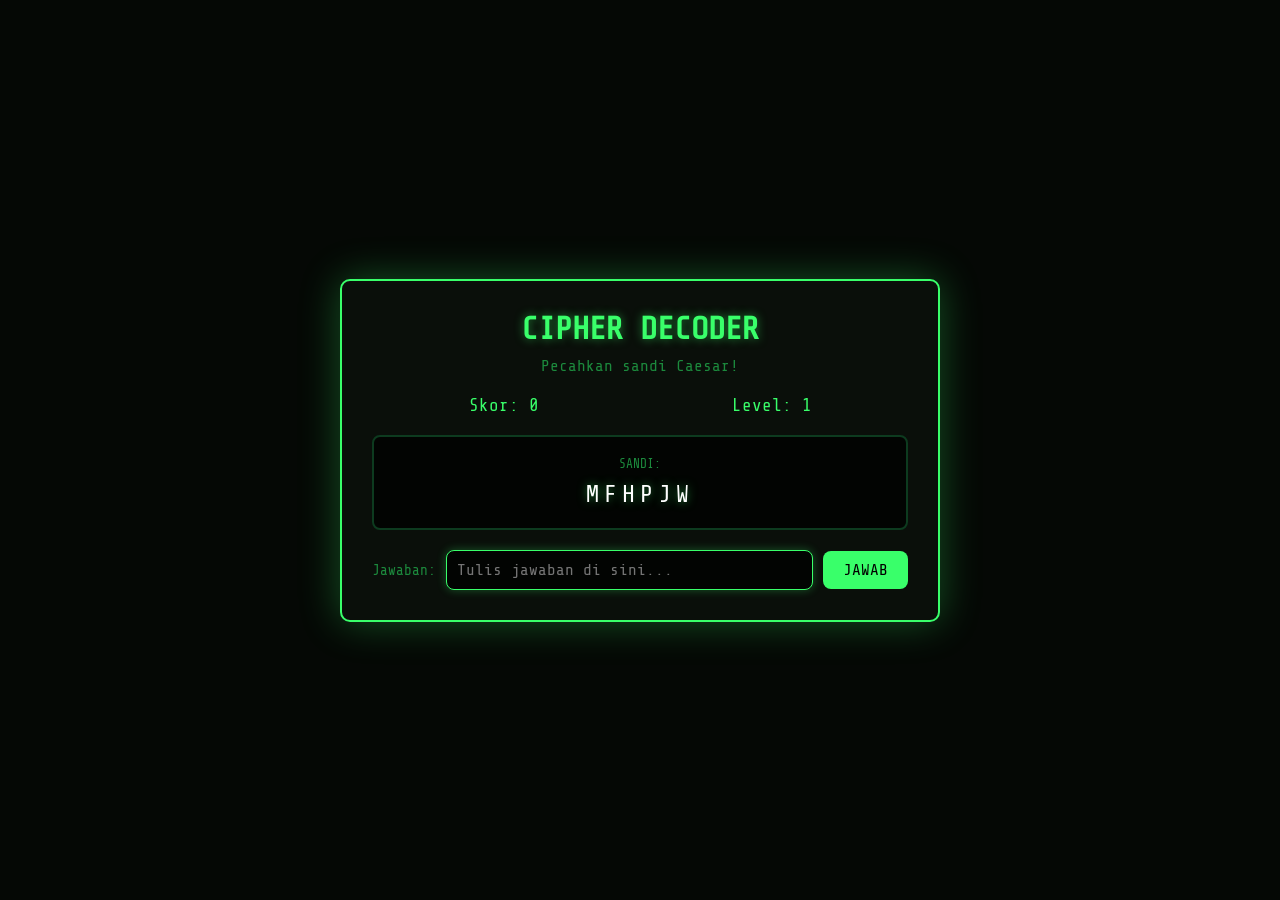
<file: minigames/g.html>
<!DOCTYPE html>
<html lang="id">
<head>
  <meta charset="UTF-8">
  <meta name="viewport" content="width=device-width, initial-scale=1.0">
  <title>Cipher Decoder</title>
  <link rel="stylesheet" href="g.css">
</head>
<body>
  <div class="game-container">
    <h2>CIPHER DECODER</h2>
    <p class="subtitle">Pecahkan sandi Caesar!</p>
    
    <div class="game-info">
      <span>Skor: <span id="score">0</span></span>
      <span>Level: <span id="level">1</span></span>
    </div>
    
    <div class="cipher-display">
      <p class="cipher-label">SANDI:</p>
      <p id="cipherText" class="cipher-text">...</p>
    </div>
    
    <div class="answer-section">
      <label for="answerInput">Jawaban:</label>
      <input type="text" id="answerInput" placeholder="Tulis jawaban di sini...">
      <button onclick="checkAnswer()">JAWAB</button>
    </div>
    
    <div class="game-overlay" id="gameOverlay">
      <h2>SELESAI!</h2>
      <p>Skor: <span id="finalScore">0</span></p>
      <button onclick="restartGame()">MAIN LAGI</button>
      <a href="../index.html">KEMBALI</a>
    </div>
  </div>
  
  <script src="g.js"></script>
</body>
</html>
</file>
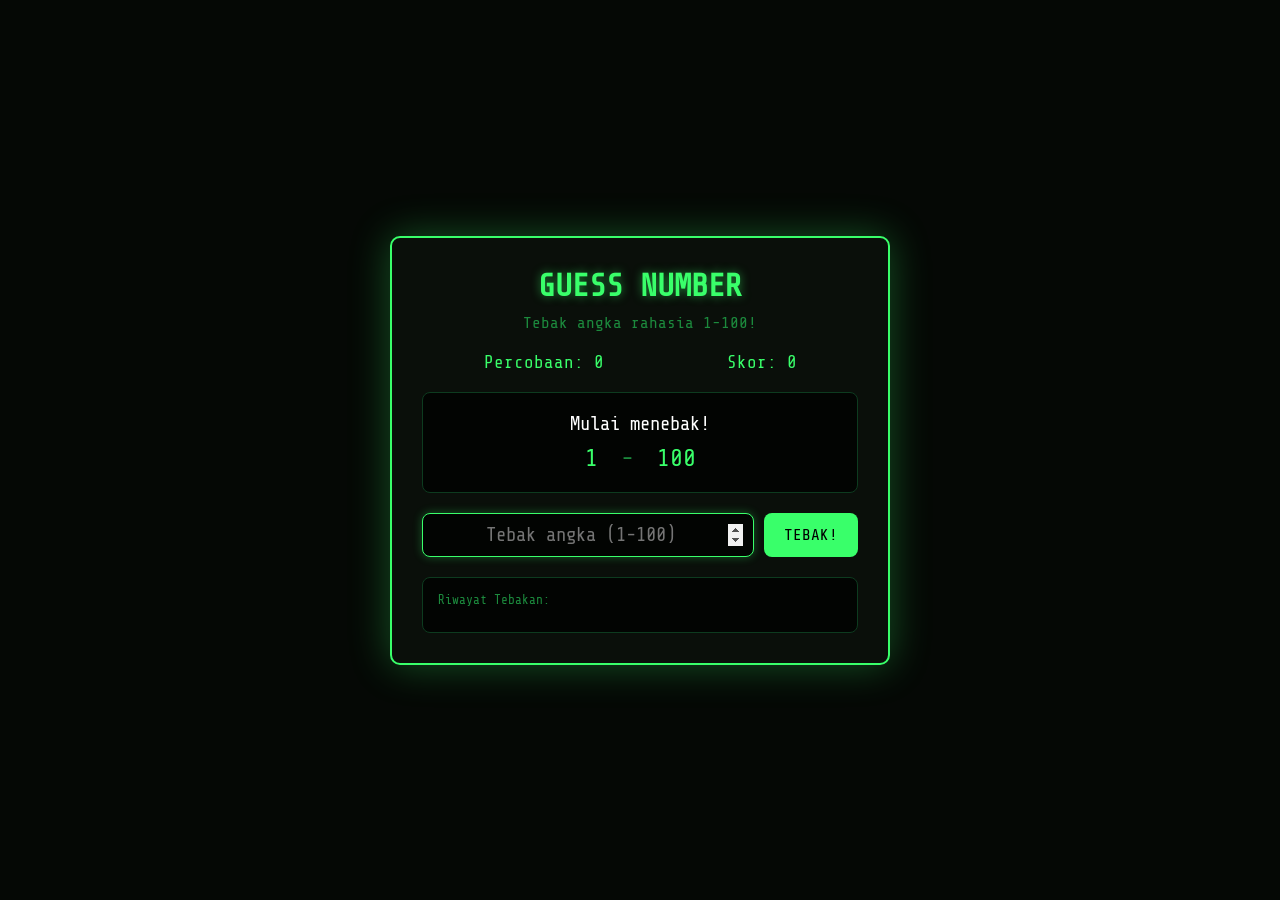
<file: minigames/h.html>
<!DOCTYPE html>
<html lang="id">
<head>
  <meta charset="UTF-8">
  <meta name="viewport" content="width=device-width, initial-scale=1.0">
  <title>Guess Number</title>
  <link rel="stylesheet" href="h.css">
</head>
<body>
  <div class="game-container">
    <h2>GUESS NUMBER</h2>
    <p class="subtitle">Tebak angka rahasia 1-100!</p>
    
    <div class="game-info">
      <span>Percobaan: <span id="attempts">0</span></span>
      <span>Skor: <span id="score">0</span></span>
    </div>
    
    <div class="guess-display">
      <p id="hint" class="hint">Mulai menebak!</p>
      <div class="range-display">
        <span id="lowRange">1</span>
        <span class="range-sep">-</span>
        <span id="highRange">100</span>
      </div>
    </div>
    
    <div class="input-section">
      <input type="number" id="guessInput" min="1" max="100" placeholder="Tebak angka (1-100)">
      <button onclick="makeGuess()">TEBAK!</button>
    </div>
    
    <div class="history">
      <p>Riwayat Tebakan:</p>
      <div id="guessHistory"></div>
    </div>
    
    <div class="game-overlay" id="gameOverlay">
      <h2>BENAR!</h2>
      <p>Angka: <span id="answer">?</span> | Percobaan: <span id="finalAttempts">0</span></p>
      <button onclick="restartGame()">MAIN LAGI</button>
      <a href="../index.html">KEMBALI</a>
    </div>
  </div>
  
  <script src="h.js"></script>
</body>
</html>
</file>
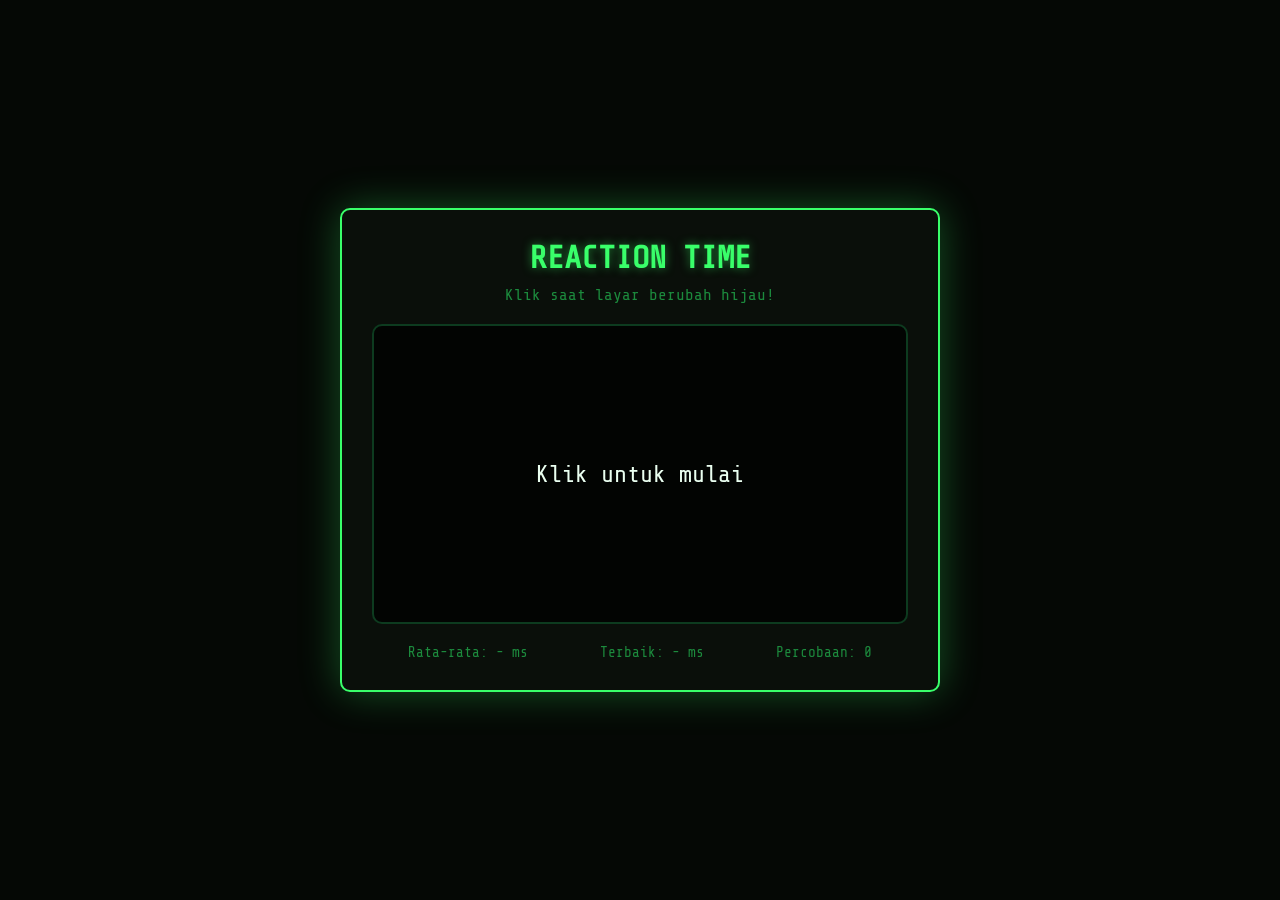
<file: minigames/i.html>
<!DOCTYPE html>
<html lang="id">
<head>
  <meta charset="UTF-8">
  <meta name="viewport" content="width=device-width, initial-scale=1.0">
  <title>Reaction Time</title>
  <link rel="stylesheet" href="i.css">
</head>
<body>
  <div class="game-container">
    <h2>REACTION TIME</h2>
    <p class="subtitle">Klik saat layar berubah hijau!</p>
    
    <div id="reactionArea" class="reaction-area">
      <p>Klik untuk mulai</p>
    </div>
    
    <div class="stats">
      <div>Rata-rata: <span id="avgTime">-</span> ms</div>
      <div>Terbaik: <span id="bestTime">-</span> ms</div>
      <div>Percobaan: <span id="attempts">0</span></div>
    </div>
    
    <div class="game-overlay" id="gameOverlay">
      <h2>SELESAI!</h2>
      <p>Rata-rata: <span id="finalAvg">0</span> ms | Terbaik: <span id="finalBest">0</span> ms</p>
      <button onclick="restartGame()">COBA LAGI</button>
      <a href="../index.html">KEMBALI</a>
    </div>
  </div>
  
  <script src="i.js"></script>
</body>
</html>
</file>
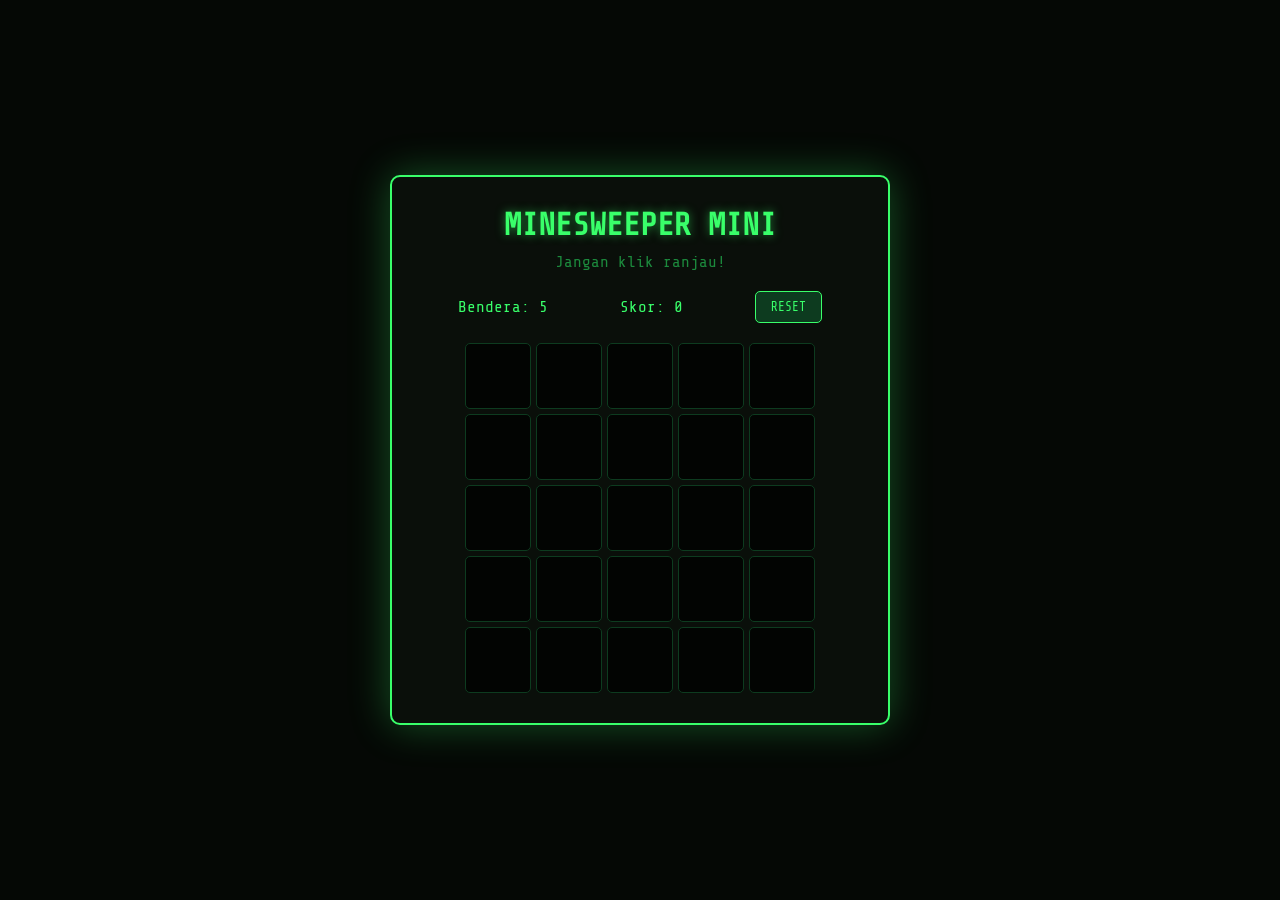
<file: minigames/j.html>
<!DOCTYPE html>
<html lang="id">
<head>
  <meta charset="UTF-8">
  <meta name="viewport" content="width=device-width, initial-scale=1.0">
  <title>Minesweeper Mini</title>
  <link rel="stylesheet" href="j.css">
</head>
<body>
  <div class="game-container">
    <h2>MINESWEEPER MINI</h2>
    <p class="subtitle">Jangan klik ranjau!</p>
    
    <div class="game-info">
      <span>Bendera: <span id="flagCount">5</span></span>
      <span>Skor: <span id="score">0</span></span>
      <button onclick="restartGame()">RESET</button>
    </div>
    
    <div id="mineGrid" class="mine-grid"></div>
    
    <div class="game-overlay" id="gameOverlay">
      <h2 id="overlayTitle">GAME OVER</h2>
      <p id="overlayMessage">Kena ranjau!</p>
      <button onclick="restartGame()">MAIN LAGI</button>
      <a href="../index.html">KEMBALI</a>
    </div>
  </div>
  
  <script src="j.js"></script>
</body>
</html>
</file>
<file: style.css>
/* ================================================
   TOKEN DESAIN — TEMA MATRIX
   ------------------------------------------------
   Warna   : hitam terminal (#050805), hijau fosfor
             (#39ff6a), hijau redup (#0d3b1f), putih
             glitch (#eafff0), merah peringatan (#ff3355)
   Font    : "Share Tech Mono" untuk display/heading,
             "JetBrains Mono" untuk body/data
   Signature: efek "decrypt" — teks muncul dari
             karakter acak lalu terpecahkan jadi kata asli
   ================================================ */

@import url('https://fonts.googleapis.com/css2?family=Share+Tech+Mono&family=JetBrains+Mono:wght@400;500;700&display=swap');

:root {
  --bg: #050805;
  --bg-panel: #060b06;
  --green: #39ff6a;
  --green-dim: #1c8a3d;
  --green-faint: #0d3b1f;
  --white: #eafff0;
  --red: #ff3355;
  --font-display: 'Share Tech Mono', monospace;
  --font-body: 'JetBrains Mono', monospace;
}

* { margin: 0; padding: 0; box-sizing: border-box; }

html { scroll-behavior: smooth; }

body {
  background: var(--bg);
  color: var(--white);
  font-family: var(--font-body);
  overflow-x: hidden;
  min-height: 100vh;
}

::selection { background: var(--green); color: #000; }

/* fokus keyboard tetap terlihat jelas */
a:focus-visible,
button:focus-visible,
input:focus-visible {
  outline: 2px solid var(--green);
  outline-offset: 3px;
}

/* ================================================
   HUJAN MATRIX (canvas latar belakang)
   ================================================ */
#matrix-rain {
  position: fixed;
  inset: 0;
  width: 100%;
  height: 100%;
  z-index: 0;
  opacity: 0.5;
}

/* ================================================
   LAYAR LOGIN
   ================================================ */
#login-screen {
  position: relative;
  z-index: 5;
  min-height: 100vh;
  display: flex;
  align-items: center;
  justify-content: center;
  padding: 24px;
}

.login-box {
  width: 100%;
  max-width: 460px;
  background: rgba(5, 10, 6, 0.92);
  border: 1px solid var(--green-dim);
  box-shadow: 0 0 0 1px rgba(57,255,106,0.08), 0 0 40px rgba(57,255,106,0.12), 0 20px 60px rgba(0,0,0,0.6);
  animation: box-in 0.6s ease-out;
}

@keyframes box-in {
  from { opacity: 0; transform: translateY(16px) scale(0.98); }
  to   { opacity: 1; transform: translateY(0) scale(1); }
}

.login-topbar {
  display: flex;
  align-items: center;
  gap: 8px;
  padding: 10px 14px;
  background: #08120a;
  border-bottom: 1px solid var(--green-faint);
}

.dot { width: 10px; height: 10px; border-radius: 50%; display: inline-block; }
.dot.red { background: #572027; }
.dot.yellow { background: #57501f; }
.dot.green { background: var(--green-dim); }

.login-topbar-title {
  margin-left: 8px;
  font-size: 0.72rem;
  color: var(--green-dim);
  letter-spacing: 0.03em;
}

.login-body { padding: 28px 26px 30px; }

.boot-line {
  font-size: 0.78rem;
  color: var(--green-dim);
  margin-bottom: 6px;
  opacity: 0;
  animation: line-in 0.4s ease forwards;
}
.boot-line:nth-child(1) { animation-delay: 0.1s; }
.boot-line:nth-child(2) { animation-delay: 0.5s; }
.boot-line:nth-child(3) { animation-delay: 0.9s; margin-bottom: 22px; }

@keyframes line-in {
  from { opacity: 0; transform: translateX(-6px); }
  to   { opacity: 1; transform: translateX(0); }
}

.ok { color: var(--green); font-weight: 700; }

.cursor-blink { animation: blink 1s step-end infinite; color: var(--green); }
@keyframes blink { 50% { opacity: 0; } }

#login-form { display: flex; flex-direction: column; opacity: 0; animation: line-in 0.4s ease forwards; animation-delay: 1.3s; }

#login-form label {
  font-size: 0.68rem;
  letter-spacing: 0.12em;
  color: var(--green-dim);
  margin-top: 14px;
  margin-bottom: 6px;
}

#login-form input {
  background: #030603;
  border: 1px solid var(--green-faint);
  border-radius: 3px;
  color: var(--white);
  font-family: var(--font-body);
  font-size: 0.9rem;
  padding: 11px 12px;
  transition: border-color 0.25s ease, box-shadow 0.25s ease, transform 0.15s ease;
}

#login-form input:focus {
  border-color: var(--green);
  box-shadow: 0 0 0 3px rgba(57,255,106,0.14), 0 0 18px rgba(57,255,106,0.15);
  outline: none;
  transform: translateY(-1px);
}

#login-form input::placeholder { color: #2c5a39; }

#login-btn {
  margin-top: 22px;
  background: transparent;
  border: 1px solid var(--green);
  border-radius: 3px;
  color: var(--green);
  font-family: var(--font-display);
  letter-spacing: 0.14em;
  font-size: 0.85rem;
  padding: 12px;
  cursor: pointer;
  position: relative;
  overflow: hidden;
  transition: color 0.25s ease;
}

#login-btn::before {
  content: '';
  position: absolute;
  inset: 0;
  background: var(--green);
  transform: translateX(-101%);
  transition: transform 0.25s ease;
  z-index: -1;
}

#login-btn:hover::before,
#login-btn:focus-visible::before { transform: translateX(0); }
#login-btn:hover, #login-btn:focus-visible { color: #03110a; }

#login-error {
  margin-top: 14px;
  font-size: 0.78rem;
  color: var(--red);
  min-height: 1em;
}

#login-error.shake { animation: shake 0.4s ease; }
@keyframes shake {
  0%, 100% { transform: translateX(0); }
  25% { transform: translateX(-6px); }
  75% { transform: translateX(6px); }
}

/* ================================================
   PORTOFOLIO — LAYOUT UMUM
   ================================================ */
#portfolio { position: relative; z-index: 2; }

#portfolio.reveal { animation: portfolio-in 0.5s ease; }
@keyframes portfolio-in { from { opacity: 0; } to { opacity: 1; } }

#navbar {
  position: sticky;
  top: 0;
  z-index: 10;
  display: flex;
  align-items: center;
  justify-content: space-between;
  flex-wrap: wrap;
  gap: 12px;
  padding: 16px 6vw;
  background: rgba(5, 10, 6, 0.9);
  backdrop-filter: blur(8px);
  border-bottom: 1px solid var(--green-faint);
}

.nav-logo { font-family: var(--font-display); color: var(--green); font-size: 0.9rem; flex-shrink: 0; }

.nav-links {
  display: flex;
  gap: 22px;
  flex-wrap: wrap;
}

.nav-links a {
  color: var(--green-dim);
  text-decoration: none;
  font-size: 0.8rem;
  letter-spacing: 0.04em;
  padding: 6px 2px;
  position: relative;
  white-space: nowrap;
  transition: color 0.25s ease;
}

.nav-links a::after {
  content: '';
  position: absolute;
  left: 0; bottom: -2px;
  width: 0; height: 2px;
  background: var(--green);
  box-shadow: 0 0 8px var(--green);
  transition: width 0.3s ease;
}

.nav-links a:hover,
.nav-links a:focus-visible {
  color: var(--green);
}

.nav-links a:hover::after,
.nav-links a:focus-visible::after {
  width: 100%;
}

.nav-links a.active {
  color: var(--white);
  text-shadow: 0 0 10px rgba(57,255,106,0.6);
}

.nav-links a.active::after {
  width: 100%;
}

/* ================================================
   TOGGLE MODE WEB / TERMINAL
   ================================================ */
.mode-toggle {
  display: flex;
  border: 1px solid var(--green-faint);
  border-radius: 3px;
  overflow: hidden;
  flex-shrink: 0;
}

.mode-toggle button {
  background: transparent;
  border: none;
  color: var(--green-dim);
  font-family: var(--font-display);
  font-size: 0.72rem;
  letter-spacing: 0.06em;
  padding: 7px 12px;
  cursor: pointer;
  transition: background 0.2s ease, color 0.2s ease;
}

.mode-toggle button + button { border-left: 1px solid var(--green-faint); }

.mode-toggle button.mode-active {
  background: var(--green);
  color: #03110a;
}

.mode-toggle button:not(.mode-active):hover {
  color: var(--green);
  background: rgba(57,255,106,0.08);
}

/* ================================================
   HERO
   ================================================ */
#hero {
  min-height: 78vh;
  display: flex;
  flex-direction: column;
  align-items: flex-start;
  justify-content: center;
  padding: 8vh 6vw;
}

.hero-eyebrow {
  color: var(--green-dim);
  font-size: 0.82rem;
  margin-bottom: 18px;
  letter-spacing: 0.05em;
}

.glitch {
  font-family: var(--font-display);
  font-size: clamp(1.7rem, 5.2vw, 3.6rem);
  color: var(--white);
  position: relative;
  line-height: 1.15;
  text-shadow: 0 0 18px rgba(57,255,106,0.25);
}

.glitch::before,
.glitch::after {
  content: attr(data-text);
  position: absolute;
  left: 0; top: 0;
  width: 100%;
  overflow: hidden;
  clip-path: inset(0 0 0 0);
}

.glitch::before {
  color: var(--red);
  animation: glitch-1 4.5s infinite linear;
  z-index: -1;
}
.glitch::after {
  color: #35c1ff;
  animation: glitch-2 4.5s infinite linear;
  z-index: -1;
}

@keyframes glitch-1 {
  0%, 92%, 100% { clip-path: inset(0 0 0 0); transform: translate(0); opacity: 0; }
  93% { clip-path: inset(10% 0 65% 0); transform: translate(-3px, 1px); opacity: 0.8; }
  95% { clip-path: inset(60% 0 5% 0); transform: translate(3px, -1px); opacity: 0.8; }
  97% { clip-path: inset(30% 0 40% 0); transform: translate(-2px, 0); opacity: 0.8; }
}
@keyframes glitch-2 {
  0%, 91%, 100% { clip-path: inset(0 0 0 0); transform: translate(0); opacity: 0; }
  92% { clip-path: inset(70% 0 5% 0); transform: translate(3px, 0); opacity: 0.8; }
  94% { clip-path: inset(15% 0 55% 0); transform: translate(-3px, 1px); opacity: 0.8; }
  96% { clip-path: inset(45% 0 25% 0); transform: translate(2px, -1px); opacity: 0.8; }
}

.hero-sub {
  margin-top: 20px;
  font-size: 1rem;
  color: var(--green);
  min-height: 1.4em;
}

.hero-quicklinks {
  display: flex;
  gap: 14px;
  flex-wrap: wrap;
  margin-top: 34px;
}

.quick-btn {
  border: 1px solid var(--green-faint);
  border-radius: 3px;
  color: var(--white);
  text-decoration: none;
  font-size: 0.82rem;
  padding: 10px 16px;
  transition: border-color 0.25s ease, background 0.25s ease, transform 0.2s ease, box-shadow 0.25s ease;
}

.quick-btn:hover, .quick-btn:focus-visible {
  border-color: var(--green);
  background: rgba(57,255,106,0.08);
  box-shadow: 0 0 16px rgba(57,255,106,0.15);
  transform: translateY(-2px);
}

/* ================================================
   PANEL / SECTION UMUM
   ================================================ */
.panel {
  padding: 9vh 6vw;
  border-top: 1px solid var(--green-faint);
  scroll-margin-top: 64px;
  opacity: 0.35;
  transform: translateY(10px);
  transition: opacity 0.3s ease, transform 0.3s ease;
}

.panel.in-view { opacity: 1; transform: translateY(0); }

/* section yang dituju lewat klik navbar/anchor langsung terlihat penuh,
   tidak menunggu IntersectionObserver, supaya perpindahan antar-section
   tidak terasa "lompat" ke area kosong */
.panel:target,
#hero { scroll-margin-top: 64px; }

.panel-alt { background: linear-gradient(180deg, rgba(13,59,31,0.06), transparent); }

.panel-title {
  font-family: var(--font-display);
  color: var(--green);
  font-size: clamp(1.1rem, 2.6vw, 1.6rem);
  letter-spacing: 0.05em;
  margin-bottom: 32px;
  border-bottom: 1px dashed var(--green-faint);
  padding-bottom: 14px;
}

/* ================================================
   LIST DATA (biodata, columbina, kontak)
   ================================================ */
.data-list { list-style: none; max-width: 640px; }

.data-list li {
  display: flex;
  flex-wrap: wrap;
  gap: 6px 12px;
  padding: 12px 0;
  border-bottom: 1px solid rgba(13,59,31,0.6);
  font-size: 0.92rem;
}

.data-list .key { color: var(--green-dim); min-width: 190px; }
.data-list .sep { color: var(--green-faint); }
.data-list .val { color: var(--white); flex: 1; min-width: 200px; }

.contact-list .val a {
  color: var(--green);
  text-decoration: none;
  border-bottom: 1px solid var(--green-faint);
  transition: color 0.2s ease, border-color 0.2s ease;
}
.contact-list .val a:hover,
.contact-list .val a:focus-visible {
  color: var(--white);
  border-color: var(--green);
}

/* ================================================
   FOTO (columbina + sertifikat) — dengan border
   ================================================ */
.columbina-wrap {
  display: flex;
  gap: 40px;
  flex-wrap: wrap;
  align-items: flex-start;
}

.photo-frame {
  position: relative;
  width: 260px;
  border: 2px solid var(--green);
  padding: 6px;
  background: #030603;
  box-shadow: 0 0 0 1px rgba(57,255,106,0.15), 0 0 26px rgba(57,255,106,0.15);
  flex-shrink: 0;
  overflow: hidden;
}

.photo-frame img {
  display: block;
  width: 100%;
  height: auto;
  filter: saturate(1.05) contrast(1.03);
}

.photo-scanline {
  position: absolute;
  left: 0; right: 0;
  height: 40%;
  background: linear-gradient(180deg, transparent, rgba(57,255,106,0.22), transparent);
  animation: scan 3.2s linear infinite;
  pointer-events: none;
}

@keyframes scan {
  0% { top: -40%; }
  100% { top: 100%; }
}

.cert-frame {
  width: min(100%, 640px);
  margin-top: 8px;
}

.cert-caption {
  color: var(--green-dim);
  font-size: 0.86rem;
  max-width: 640px;
  margin-bottom: 22px;
  line-height: 1.6;
}

/* ================================================
   TERMINAL BLOCK (cita-cita)
   ================================================ */
.terminal-block {
  background: #030603;
  border: 1px solid var(--green-faint);
  padding: 22px 24px;
  max-width: 680px;
  font-size: 0.9rem;
  line-height: 1.9;
}

.terminal-block .prompt { color: var(--green); margin-right: 6px; }
.terminal-block .output-line { color: var(--white); padding-left: 4px; }

/* ================================================
   FOOTER
   ================================================ */
#footer {
  padding: 5vh 6vw 7vh;
  text-align: center;
  color: var(--green-faint);
  font-size: 0.8rem;
  border-top: 1px solid var(--green-faint);
}

/* ================================================
   MODE TERMINAL — layar command-line penuh
   ================================================ */
#terminal-mode {
  position: relative;
  z-index: 2;
  min-height: 100vh;
  display: flex;
  align-items: center;
  justify-content: center;
  padding: 4vh 5vw;
  font-size: 0.92rem;
}

#terminal-mode[hidden] { display: none; }

/* Kotak solid supaya teks tidak "tenggelam" ditimpa hujan matrix
   yang bergerak di canvas belakang layar. */
.terminal-box {
  width: 100%;
  max-width: 900px;
  max-height: 82vh;
  display: flex;
  flex-direction: column;
  background: rgba(2, 4, 2, 0.94);
  border: 1px solid var(--green);
  border-radius: 4px;
  box-shadow: 0 0 0 1px rgba(57,255,106,0.1), 0 0 40px rgba(57,255,106,0.12), 0 20px 60px rgba(0,0,0,0.6);
  padding: 20px 22px;
}

#terminal-output {
  flex: 1;
  margin: 10px 0 14px;
  line-height: 1.8;
  overflow-y: auto;
}

#terminal-output .term-line { white-space: pre-wrap; word-break: break-word; }
#terminal-output .term-prompt-echo { color: var(--white); }
#terminal-output .term-prompt-echo::before { content: "guest@portofolio:~$ "; color: var(--green); }
#terminal-output .term-result { color: var(--green); }
#terminal-output .term-error { color: var(--red); }
#terminal-output .term-hint { color: var(--green-faint); }

#terminal-inputline {
  display: flex;
  align-items: center;
  gap: 8px;
  border-top: 1px solid var(--green-faint);
  padding-top: 12px;
}

#terminal-inputline .term-static-prompt { color: var(--green); flex-shrink: 0; }

#terminal-input {
  flex: 1;
  background: transparent;
  border: none;
  color: var(--white);
  font-family: var(--font-body);
  font-size: 0.92rem;
  caret-color: var(--green);
}

#terminal-input:focus { outline: none; }

/* ================================================
   CHATBOX "NEO" — AI terminal chat (statis, prompt kosong)
   ================================================ */
.neo-chatbox {
  max-width: 680px;
  border: 1px solid var(--green-faint);
  border-radius: 3px;
  background: #030603;
  box-shadow: 0 0 24px rgba(57,255,106,0.08);
}

.neo-chatbox-header {
  display: flex;
  align-items: center;
  gap: 8px;
  padding: 10px 14px;
  border-bottom: 1px solid var(--green-faint);
  color: var(--green-dim);
  font-size: 0.75rem;
  letter-spacing: 0.05em;
}

.neo-chatbox-header .neo-dot {
  width: 7px; height: 7px; border-radius: 50%;
  background: var(--green);
  box-shadow: 0 0 6px var(--green);
  animation: neo-pulse 1.6s ease-in-out infinite;
}

@keyframes neo-pulse {
  0%, 100% { opacity: 1; }
  50% { opacity: 0.35; }
}

.neo-chatbox-log {
  padding: 16px 14px;
  min-height: 120px;
  max-height: 320px;
  overflow-y: auto;
  font-size: 0.86rem;
  line-height: 1.7;
}

.neo-msg { margin-bottom: 12px; }
.neo-msg .neo-role { color: var(--green-dim); font-size: 0.72rem; letter-spacing: 0.05em; display: block; margin-bottom: 2px; }
.neo-msg.neo-user .neo-role { color: #35c1ff; }
.neo-msg .neo-text { color: var(--white); }

.neo-chatbox-inputrow {
  display: flex;
  border-top: 1px solid var(--green-faint);
}

.neo-chatbox-inputrow input {
  flex: 1;
  background: transparent;
  border: none;
  color: var(--white);
  font-family: var(--font-body);
  font-size: 0.86rem;
  padding: 12px 14px;
}

.neo-chatbox-inputrow input:focus { outline: none; }
.neo-chatbox-inputrow input::placeholder { color: #2c5a39; }

.neo-chatbox-inputrow button {
  background: transparent;
  border: none;
  border-left: 1px solid var(--green-faint);
  color: var(--green);
  font-family: var(--font-display);
  font-size: 0.78rem;
  padding: 0 18px;
  cursor: pointer;
  transition: background 0.2s ease;
}

.neo-chatbox-inputrow button:hover,
.neo-chatbox-inputrow button:focus-visible {
  background: rgba(57,255,106,0.1);
}
@media (max-width: 640px) {
  .data-list .key { min-width: 140px; font-size: 0.85rem; }
  .columbina-wrap { flex-direction: column; }
  .photo-frame { width: 100%; max-width: 300px; }
  #navbar { padding: 12px 5vw; }
  .nav-links { gap: 14px; }
  .neo-chatbox { max-width: 100%; }
  #terminal-mode { font-size: 0.82rem; padding: 3vh 4vw; }
  .terminal-box { padding: 16px 14px; max-height: 88vh; }
}

/* ================================================
   MENGHORMATI PREFERENSI "REDUCE MOTION"
   ================================================ */
@media (prefers-reduced-motion: reduce) {
  *, *::before, *::after {
    animation-duration: 0.001ms !important;
    animation-iteration-count: 1 !important;
    transition-duration: 0.001ms !important;
  }
}
/* ================================================
   KOTAK HITAM UNTUK SETIAP PANEL / DIV
   ================================================ */
.panel {
  background: #0a0f0a; /* hitam pekat solid */
  border: 1px solid var(--green-faint);
  border-radius: 4px;
  padding: 9vh 6vw;
  margin: 2vh 0;
  box-shadow: 0 0 20px rgba(0,0,0,0.6);
}

/* biar bagian sertifikat juga dapet kotak hitam */
.cert-frame {
  background: #0a0f0a;
  padding: 12px;
  border-radius: 4px;
}

/* biar photo-frame columbina juga lebih gelap */
.photo-frame {
  background: #0a0f0a;
}
/* ===== TOMBOL SERTIFIKAT GW ===== */
.nav-links a[data-decrypt="sertifikat"] {
  color: var(--green);
  border: 1px solid var(--green);
  border-radius: 3px;
  padding: 4px 10px;
  transition: 0.3s;
}
.nav-links a[data-decrypt="sertifikat"]:hover {
  background: var(--green);
  color: #000;
}
</file>
<file: games.css>
@import url('https://fonts.googleapis.com/css2?family=Share+Tech+Mono&family=JetBrains+Mono:wght@400;500;700&display=swap');

:root {
  --bg: #050805;
  --bg-panel: #0a0f0a;
  --green: #39ff6a;
  --green-dim: #1c8a3d;
  --green-faint: #0d3b1f;
  --white: #eafff0;
  --red: #ff3355;
  --blue: #35c1ff;
  --font-display: 'Share Tech Mono', monospace;
  --font-body: 'JetBrains Mono', monospace;
}

* { margin: 0; padding: 0; box-sizing: border-box; }

body {
  background: var(--bg);
  color: var(--white);
  font-family: var(--font-body);
  min-height: 100vh;
  overflow-x: hidden;
}

::selection { background: var(--green); color: #000; }

#matrix-rain {
  position: fixed;
  inset: 0;
  width: 100%;
  height: 100%;
  z-index: 0;
  opacity: 0.3;
  pointer-events: none;
}

.wrap {
  position: relative;
  z-index: 2;
  max-width: 1000px;
  margin: 0 auto;
  padding: 30px 20px 60px;
}

header {
  text-align: center;
  margin-bottom: 40px;
  position: relative;
}

.back-link {
  position: absolute;
  left: 0;
  top: 0;
  color: var(--green);
  text-decoration: none;
  font-size: 0.8rem;
  border: 1px solid var(--green);
  padding: 8px 15px;
  border-radius: 5px;
  transition: all 0.3s;
}

.back-link:hover {
  background: var(--green);
  color: #000;
}

.glitch {
  font-family: var(--font-display);
  font-size: clamp(2rem, 6vw, 3.5rem);
  color: var(--green);
  text-shadow: 0 0 20px rgba(57,255,106,0.4);
  position: relative;
  display: inline-block;
}

.glitch::before,
.glitch::after {
  content: attr(data-text);
  position: absolute;
  left: 0;
  top: 0;
  width: 100%;
  overflow: hidden;
}

.glitch::before {
  color: var(--red);
  clip-path: inset(0 0 60% 0);
  animation: glitch-1 3s infinite linear alternate;
}

.glitch::after {
  color: var(--blue);
  clip-path: inset(40% 0 0 0);
  animation: glitch-2 3s infinite linear alternate;
}

@keyframes glitch-1 {
  0%, 90%, 100% { opacity: 0; transform: translate(0); }
  92% { opacity: 0.7; transform: translate(-3px, 2px); }
  95% { opacity: 0.7; transform: translate(3px, -2px); }
}

@keyframes glitch-2 {
  0%, 88%, 100% { opacity: 0; transform: translate(0); }
  90% { opacity: 0.7; transform: translate(3px, 2px); }
  94% { opacity: 0.7; transform: translate(-3px, -2px); }
}

.subtitle {
  color: var(--green-dim);
  font-size: 0.9rem;
  margin-top: 10px;
}

.games-grid {
  display: grid;
  grid-template-columns: repeat(auto-fill, minmax(250px, 1fr));
  gap: 25px;
}

.game-card {
  background: var(--bg-panel);
  border: 1px solid var(--green-faint);
  border-radius: 12px;
  padding: 25px;
  text-decoration: none;
  color: var(--white);
  display: flex;
  flex-direction: column;
  align-items: center;
  text-align: center;
  position: relative;
  transition: all 0.3s ease;
  box-shadow: 0 0 20px rgba(0,0,0,0.5);
}

.game-card:hover {
  border-color: var(--green);
  transform: translateY(-5px);
  box-shadow: 0 10px 40px rgba(57,255,106,0.2);
}

.game-number {
  position: absolute;
  top: 10px;
  left: 15px;
  font-size: 0.8rem;
  color: var(--green-dim);
}

.game-icon {
  font-size: 3rem;
  margin-bottom: 15px;
  margin-top: 20px;
}

.game-card h3 {
  font-family: var(--font-display);
  color: var(--green);
  font-size: 1.2rem;
  margin-bottom: 8px;
  letter-spacing: 0.05em;
}

.game-card p {
  color: var(--green-dim);
  font-size: 0.85rem;
}

@media (max-width: 640px) {
  .games-grid { grid-template-columns: 1fr; }
  .wrap { padding: 20px 15px 40px; }
  .game-card { padding: 20px; }
  .back-link { position: static; display: inline-block; margin-bottom: 20px; }
}
</file>
<file: kalkulator.css>
/* ================================================
   KALKULATOR — TEMA MATRIX
   ================================================ */
@import url('https://fonts.googleapis.com/css2?family=Share+Tech+Mono&family=JetBrains+Mono:wght@400;500;600&display=swap');

:root {
  --bg: #050805;
  --paper: #0a0f0a;
  --ink: #eafff0;
  --ink-soft: #1c8a3d;
  --line: #0d3b1f;
  --accent: #39ff6a;
  --danger: #ff3355;
  --radius: 6px;
  --serif: 'Share Tech Mono', monospace;
  --sans: 'JetBrains Mono', monospace;
}

* { box-sizing: border-box; margin: 0; padding: 0; }

body {
  background: var(--bg);
  color: var(--ink);
  font-family: var(--sans);
  min-height: 100vh;
  padding: 20px;
}

#matrix-rain {
  position: fixed;
  inset: 0;
  width: 100%;
  height: 100%;
  z-index: 0;
  opacity: 0.3;
  pointer-events: none;
}

.wrap {
  position: relative;
  z-index: 2;
  max-width: 720px;
  margin: 0 auto;
  padding: 28px 18px 80px;
}

.back-link {
  display: inline-block;
  margin-bottom: 20px;
  color: var(--accent);
  text-decoration: none;
  font-size: 14px;
  border: 1px solid var(--accent);
  padding: 6px 14px;
  border-radius: var(--radius);
  transition: 0.3s;
}
.back-link:hover {
  background: var(--accent);
  color: #000;
}

header {
  display: flex;
  justify-content: space-between;
  align-items: flex-end;
  border-bottom: 2px solid var(--accent);
  padding-bottom: 14px;
  margin-bottom: 22px;
}
header h1 {
  font-family: var(--serif);
  font-weight: 400;
  font-size: 26px;
  margin: 0;
  color: var(--accent);
  text-shadow: 0 0 20px rgba(57,255,106,0.3);
}
header .tanggal {
  font-size: 12px;
  color: var(--ink-soft);
}

.tabs {
  display: flex;
  gap: 6px;
  margin-bottom: 18px;
}
.tab-btn {
  flex: 1;
  padding: 10px 12px;
  border: 1px solid var(--accent);
  background: transparent;
  border-radius: var(--radius);
  font-family: var(--sans);
  font-size: 14px;
  font-weight: 600;
  color: var(--ink-soft);
  cursor: pointer;
  transition: 0.3s;
}
.tab-btn.active {
  background: var(--accent);
  color: #000;
}
.tab-btn:not(.active):hover {
  background: rgba(57,255,106,0.1);
}

.tab-content { display: none; }
.tab-content.active { display: block; }

/* ===== KALKULATOR EXPERT ===== */
.calc-box {
  background: var(--paper);
  border: 1px solid var(--line);
  border-radius: var(--radius);
  padding: 20px;
  box-shadow: 0 0 30px rgba(57,255,106,0.05);
  margin-bottom: 20px;
}
.calc-box h3 {
  font-family: var(--serif);
  color: var(--accent);
  margin-bottom: 16px;
  text-align: center;
}

#calcDisplay {
  width: 100%;
  padding: 14px 16px;
  background: #020402;
  border: 1px solid var(--line);
  border-radius: var(--radius);
  color: var(--accent);
  font-family: var(--serif);
  font-size: 28px;
  text-align: right;
  margin-bottom: 16px;
  min-height: 60px;
}

.expert-grid {
  display: grid;
  grid-template-columns: repeat(4, 1fr);
  gap: 6px;
}
.expert-grid button {
  padding: 14px 8px;
  background: transparent;
  border: 1px solid var(--line);
  border-radius: var(--radius);
  color: var(--ink);
  font-family: var(--sans);
  font-size: 15px;
  cursor: pointer;
  transition: 0.3s;
}
.expert-grid button:hover {
  border-color: var(--accent);
  background: rgba(57,255,106,0.08);
}
.expert-grid .func {
  color: #35c1ff;
  font-size: 13px;
}
.expert-grid .operator {
  color: var(--accent);
}
.expert-grid .equals {
  background: var(--accent);
  color: #000;
  font-weight: 700;
}
.expert-grid .equals:hover {
  background: #2ecc71;
}
.expert-grid .clear {
  color: var(--danger);
}

/* ===== KONVERSI ===== */
.konversi-grid {
  display: grid;
  grid-template-columns: 1fr 1fr;
  gap: 12px;
}
.konversi-grid label {
  display: block;
  font-size: 12px;
  color: var(--ink-soft);
  margin-bottom: 4px;
}
.konversi-grid input, .konversi-grid select {
  width: 100%;
  padding: 10px;
  background: #020402;
  border: 1px solid var(--line);
  border-radius: var(--radius);
  color: var(--ink);
  font-family: var(--sans);
  font-size: 14px;
}
.konversi-grid input:focus, .konversi-grid select:focus {
  outline: none;
  border-color: var(--accent);
}
.konversi-grid .simpan {
  grid-column: span 2;
  padding: 12px;
  border: 1px solid var(--accent);
  background: transparent;
  color: var(--accent);
  border-radius: var(--radius);
  font-family: var(--sans);
  font-size: 14px;
  font-weight: 600;
  cursor: pointer;
  transition: 0.3s;
}
.konversi-grid .simpan:hover {
  background: var(--accent);
  color: #000;
}

#progHasil p {
  margin: 6px 0;
  font-size: 14px;
}
#progHasil strong {
  color: var(--ink-soft);
}

footer {
  text-align: center;
  font-size: 11px;
  color: var(--ink-soft);
  margin-top: 30px;
}

@media (max-width: 600px) {
  .konversi-grid { grid-template-columns: 1fr; }
  .konversi-grid .simpan { grid-column: span 1; }
  .expert-grid button { padding: 12px 4px; font-size: 13px; }
  .expert-grid .func { font-size: 11px; }
}
</file>
<file: a.css>
/* ================================================
   TEMA MATRIX — Catatan Kantong
   ================================================ */
@import url('https://fonts.googleapis.com/css2?family=Share+Tech+Mono&family=JetBrains+Mono:wght@400;500;600&display=swap');

:root {
  --bg: #050805;
  --paper: #0a0f0a;
  --ink: #eafff0;
  --ink-soft: #1c8a3d;
  --line: #0d3b1f;
  --accent: #39ff6a;
  --accent-dark: #1c8a3d;
  --accent-soft: #0d3b1f;
  --data: #39ff6a;
  --data-soft: #0d3b1f;
  --danger: #ff3355;
  --danger-soft: #2a0a0f;
  --radius: 6px;
  --serif: 'Share Tech Mono', monospace;
  --sans: 'JetBrains Mono', monospace;
}

* { box-sizing: border-box; margin: 0; padding: 0; }

body {
  margin: 0;
  background: var(--bg);
  color: var(--ink);
  font-family: var(--sans);
  line-height: 1.6;
  min-height: 100vh;
  padding: 20px;
}

/* ===== CANVAS HUJAN MATRIX ===== */
#matrix-rain {
  position: fixed;
  inset: 0;
  width: 100%;
  height: 100%;
  z-index: 0;
  opacity: 0.3;
  pointer-events: none;
}

.wrap {
  position: relative;
  z-index: 2;
  max-width: 720px;
  margin: 0 auto;
  padding: 28px 18px 80px;
}

/* ===== BACK LINK ===== */
.back-link {
  display: inline-block;
  margin-bottom: 20px;
  color: var(--accent);
  text-decoration: none;
  font-size: 14px;
  border: 1px solid var(--accent);
  padding: 6px 14px;
  border-radius: var(--radius);
  transition: 0.3s;
}
.back-link:hover {
  background: var(--accent);
  color: #000;
}

/* ===== HEADER ===== */
header {
  display: flex;
  justify-content: space-between;
  align-items: flex-end;
  border-bottom: 2px solid var(--accent);
  padding-bottom: 14px;
  margin-bottom: 22px;
}
header h1 {
  font-family: var(--serif);
  font-weight: 400;
  font-size: 26px;
  margin: 0;
  color: var(--accent);
  text-shadow: 0 0 20px rgba(57,255,106,0.3);
}
header .tanggal {
  font-size: 12px;
  color: var(--ink-soft);
  text-align: right;
}

/* ===== TAB ===== */
.tabs {
  display: flex;
  gap: 6px;
  margin-bottom: 18px;
}
.tab-btn {
  flex: 1;
  padding: 10px 12px;
  border: 1px solid var(--accent);
  background: transparent;
  border-radius: var(--radius);
  font-family: var(--sans);
  font-size: 14px;
  font-weight: 600;
  color: var(--ink-soft);
  cursor: pointer;
  transition: 0.3s;
}
.tab-btn.active.mode-uang {
  background: var(--accent);
  color: #000;
}
.tab-btn.active.mode-kuota {
  background: var(--accent);
  color: #000;
}
.tab-btn:not(.active):hover {
  background: rgba(57,255,106,0.1);
}

section { display: none; }
section.active { display: block; }

/* ===== RINGKASAN ===== */
.ringkasan {
  background: var(--paper);
  border: 1px solid var(--line);
  border-radius: var(--radius);
  padding: 18px 20px;
  margin-bottom: 20px;
  box-shadow: 0 0 30px rgba(57,255,106,0.05);
}
.ringkasan .label {
  font-size: 11px;
  text-transform: uppercase;
  letter-spacing: 0.6px;
  color: var(--ink-soft);
  margin: 0 0 4px;
}
.ringkasan .angka {
  font-family: var(--serif);
  font-size: 32px;
  margin: 0;
  color: var(--accent);
  text-shadow: 0 0 20px rgba(57,255,106,0.2);
}
.ringkasan-grid {
  display: grid;
  grid-template-columns: 1fr 1fr;
  gap: 14px;
  margin-top: 14px;
  padding-top: 14px;
  border-top: 1px solid var(--line);
}
.ringkasan-grid .mini-label { font-size: 11px; color: var(--ink-soft); margin: 0 0 2px; }
.ringkasan-grid .mini-val { font-size: 16px; font-weight: 600; margin: 0; color: var(--accent); }

/* ===== FORM ===== */
form {
  background: var(--paper);
  border: 1px solid var(--line);
  border-radius: var(--radius);
  padding: 18px 20px;
  margin-bottom: 22px;
  box-shadow: 0 0 30px rgba(57,255,106,0.05);
}
form h2 {
  font-family: var(--serif);
  font-weight: 400;
  font-size: 17px;
  margin: 0 0 14px;
  color: var(--accent);
}
.baris {
  display: flex;
  gap: 10px;
  margin-bottom: 10px;
}
.baris > div { flex: 1; }
label {
  display: block;
  font-size: 12px;
  color: var(--ink-soft);
  margin-bottom: 4px;
}
input, select {
  width: 100%;
  padding: 9px 10px;
  border: 1px solid var(--line);
  border-radius: var(--radius);
  font-size: 14px;
  font-family: var(--sans);
  background: #020402;
  color: var(--ink);
}
input:focus, select:focus {
  outline: none;
  border-color: var(--accent);
  box-shadow: 0 0 15px rgba(57,255,106,0.1);
}

.jenis-pilih {
  display: flex;
  gap: 8px;
  margin-bottom: 12px;
}
.jenis-btn {
  flex: 1;
  padding: 8px;
  border: 1px solid var(--line);
  border-radius: var(--radius);
  background: transparent;
  font-size: 13px;
  cursor: pointer;
  color: var(--ink-soft);
  transition: 0.3s;
}
.jenis-btn.pilih-uang.aktif {
  background: var(--danger-soft);
  border-color: var(--danger);
  color: var(--danger);
  font-weight: 600;
}
.jenis-btn.pilih-kuota.aktif {
  background: var(--data-soft);
  border-color: var(--accent);
  color: var(--accent);
  font-weight: 600;
}

button.simpan {
  width: 100%;
  padding: 11px;
  border: 1px solid var(--accent);
  border-radius: var(--radius);
  background: transparent;
  color: var(--accent);
  font-size: 14px;
  font-weight: 600;
  cursor: pointer;
  transition: 0.3s;
  font-family: var(--sans);
}
button.simpan:hover {
  background: var(--accent);
  color: #000;
}

/* ===== RIWAYAT ===== */
.riwayat h2 {
  font-family: var(--serif);
  font-weight: 400;
  font-size: 18px;
  margin: 0 0 12px;
  color: var(--accent);
}
.item {
  display: flex;
  align-items: center;
  gap: 12px;
  background: var(--paper);
  border: 1px solid var(--line);
  border-radius: var(--radius);
  padding: 12px 14px;
  margin-bottom: 8px;
}
.item .ikon {
  width: 34px; height: 34px;
  border-radius: 50%;
  display: flex; align-items: center; justify-content: center;
  font-size: 15px;
  flex-shrink: 0;
}
.item.uang-keluar .ikon { background: var(--danger-soft); color: var(--danger); }
.item.uang-masuk .ikon { background: var(--accent-soft); color: var(--accent-dark); }
.item.kuota .ikon { background: var(--data-soft); color: var(--accent); }
.item .info { flex: 1; min-width: 0; }
.item .ket {
  font-size: 14px;
  font-weight: 600;
  margin: 0 0 2px;
  white-space: nowrap;
  overflow: hidden;
  text-overflow: ellipsis;
}
.item .sub {
  font-size: 12px;
  color: var(--ink-soft);
  margin: 0;
}
.item .nilai {
  font-size: 14px;
  font-weight: 700;
  white-space: nowrap;
}
.item.uang-keluar .nilai { color: var(--danger); }
.item.uang-masuk .nilai { color: var(--accent-dark); }
.item.kuota .nilai { color: var(--accent); }
.item .hapus {
  background: none;
  border: none;
  color: var(--ink-soft);
  font-size: 16px;
  cursor: pointer;
  padding: 4px;
  line-height: 1;
  transition: 0.3s;
}
.item .hapus:hover {
  color: var(--danger);
}

.kosong {
  text-align: center;
  color: var(--ink-soft);
  font-size: 13px;
  padding: 30px 10px;
  font-family: var(--serif);
  font-style: italic;
}
.filter-cepat {
  display: flex;
  gap: 6px;
  margin-bottom: 12px;
}
.filter-cepat button {
  padding: 6px 12px;
  border: 1px solid var(--line);
  background: var(--paper);
  border-radius: 20px;
  font-size: 12px;
  cursor: pointer;
  color: var(--ink-soft);
  transition: 0.3s;
}
.filter-cepat button.aktif {
  background: var(--accent);
  color: #000;
  border-color: var(--accent);
}
.filter-cepat button:not(.aktif):hover {
  background: rgba(57,255,106,0.1);
}

footer {
  text-align: center;
  font-size: 11px;
  color: var(--ink-soft);
  margin-top: 30px;
}

/* ===== RESPONSIVE ===== */
@media (max-width: 600px) {
  .baris { flex-direction: column; }
  .ringkasan-grid { grid-template-columns: 1fr; }
  .jenis-pilih { flex-direction: column; }
}
</file>
<file: minigames/a.css>
@import url('https://fonts.googleapis.com/css2?family=Share+Tech+Mono&display=swap');

* { 
  margin: 0; 
  padding: 0; 
  box-sizing: border-box; 
}

body {
  background: #050805;
  font-family: 'Share Tech Mono', monospace;
  display: flex;
  justify-content: center;
  align-items: center;
  height: 100vh;
  overflow: hidden;
}

#gameCanvas {
  border: 2px solid #39ff6a;
  border-radius: 8px;
  box-shadow: 0 0 30px rgba(57,255,106,0.3);
  max-width: 95vw;
  max-height: 80vh;
  object-fit: contain;
}

.game-hud {
  position: fixed;
  top: 20px;
  left: 50%;
  transform: translateX(-50%);
  display: flex;
  gap: 30px;
  font-size: 1.2rem;
  z-index: 10;
  background: rgba(0,0,0,0.8);
  padding: 10px 20px;
  border-radius: 8px;
  color: #39ff6a;
}

.mobile-controls {
  display: none;
  position: fixed;
  bottom: 20px;
  left: 50%;
  transform: translateX(-50%);
  gap: 40px;
  z-index: 15;
}

@media (max-width: 768px) {
  .mobile-controls {
    display: flex;
  }
}

.mobile-controls button {
  background: rgba(57, 255, 106, 0.2);
  border: 2px solid #39ff6a;
  color: #39ff6a;
  width: 70px;
  height: 70px;
  border-radius: 50%;
  font-size: 1.8rem;
  user-select: none;
  -webkit-user-select: none;
  touch-action: manipulation;
}

.mobile-controls button:active {
  background: #39ff6a;
  color: #000;
}

.game-overlay {
  display: none;
  position: fixed;
  inset: 0;
  background: rgba(0,0,0,0.9);
  flex-direction: column;
  justify-content: center;
  align-items: center;
  z-index: 20;
}

.game-overlay h2 {
  color: #ff3355;
  font-size: 3rem;
  margin-bottom: 20px;
  text-shadow: 0 0 20px rgba(255,51,85,0.5);
}

.game-overlay p {
  color: #eafff0;
  font-size: 1.2rem;
  margin-bottom: 20px;
}

.game-overlay button {
  background: #39ff6a;
  color: #000;
  border: none;
  padding: 15px 30px;
  font-size: 1rem;
  font-family: 'Share Tech Mono', monospace;
  cursor: pointer;
  margin: 10px;
  border-radius: 5px;
  transition: all 0.3s;
}

.game-overlay button:hover {
  background: #2ecc71;
  transform: scale(1.05);
}

.game-overlay a {
  color: #39ff6a;
  text-decoration: none;
  margin-top: 10px;
  font-size: 0.9rem;
  border: 1px solid #39ff6a;
  padding: 10px 20px;
  border-radius: 5px;
  transition: all 0.3s;
}

.game-overlay a:hover {
  background: #39ff6a;
  color: #000;
}
</file>
<file: minigames/b.css>
@import url('https://fonts.googleapis.com/css2?family=Share+Tech+Mono&display=swap');

* { margin: 0; padding: 0; box-sizing: border-box; }

body {
  background: #050805;
  font-family: 'Share Tech Mono', monospace;
  color: #eafff0;
  display: flex;
  justify-content: center;
  align-items: center;
  height: 100vh;
}

.game-container {
  background: #0a0f0a;
  border: 2px solid #39ff6a;
  border-radius: 10px;
  padding: 30px;
  max-width: 600px;
  width: 90%;
  text-align: center;
  box-shadow: 0 0 40px rgba(57,255,106,0.3);
  outline: none;
  cursor: text;
}

.game-container:focus {
  border-color: #39ff6a;
  box-shadow: 0 0 60px rgba(57,255,106,0.5);
}

h2 {
  color: #39ff6a;
  font-size: 2rem;
  margin-bottom: 10px;
  text-shadow: 0 0 10px rgba(57,255,106,0.5);
}

.subtitle {
  color: #1c8a3d;
  margin-bottom: 20px;
}

#hackScreen {
  background: #020402;
  border: 1px solid #0d3b1f;
  border-radius: 8px;
  padding: 20px;
  height: 200px;
  overflow-y: auto;
  text-align: left;
  margin-bottom: 20px;
  font-size: 0.9rem;
  white-space: pre-wrap;
  word-wrap: break-word;
}

#hackScreen::-webkit-scrollbar {
  width: 5px;
}

#hackScreen::-webkit-scrollbar-track {
  background: #0a0f0a;
}

#hackScreen::-webkit-scrollbar-thumb {
  background: #39ff6a;
  border-radius: 5px;
}

#cursor {
  color: #39ff6a;
  animation: blink 0.8s infinite;
}

@keyframes blink {
  50% { opacity: 0; }
}

.stats {
  display: flex;
  justify-content: space-around;
  margin-bottom: 20px;
  color: #1c8a3d;
  font-size: 0.9rem;
}

.game-overlay {
  display: none;
  position: fixed;
  inset: 0;
  background: rgba(0,0,0,0.9);
  flex-direction: column;
  justify-content: center;
  align-items: center;
  z-index: 20;
}

.game-overlay h2 {
  color: #39ff6a;
  font-size: 2.5rem;
  margin-bottom: 20px;
}

.game-overlay p {
  color: #eafff0;
  margin-bottom: 20px;
  font-size: 1.2rem;
}

.game-overlay button,
.game-overlay a {
  background: #39ff6a;
  color: #000;
  border: none;
  padding: 15px 30px;
  font-family: 'Share Tech Mono', monospace;
  font-size: 1rem;
  cursor: pointer;
  margin: 10px;
  border-radius: 5px;
  text-decoration: none;
  display: inline-block;
  transition: all 0.3s;
}

.game-overlay button:hover,
.game-overlay a:hover {
  background: #2ecc71;
  transform: scale(1.05);
}
</file>
<file: minigames/c.css>
@import url('https://fonts.googleapis.com/css2?family=Share+Tech+Mono&display=swap');

* { margin: 0; padding: 0; box-sizing: border-box; }

body {
  background: #050805;
  font-family: 'Share Tech Mono', monospace;
  color: #eafff0;
  display: flex;
  justify-content: center;
  align-items: center;
  height: 100vh;
}

.game-container {
  background: #0a0f0a;
  border: 2px solid #39ff6a;
  border-radius: 10px;
  padding: 30px;
  max-width: 500px;
  width: 90%;
  text-align: center;
  box-shadow: 0 0 40px rgba(57,255,106,0.3);
}

h2 {
  color: #39ff6a;
  font-size: 2rem;
  margin-bottom: 10px;
  text-shadow: 0 0 10px rgba(57,255,106,0.5);
}

.subtitle {
  color: #1c8a3d;
  margin-bottom: 20px;
}

.game-info {
  display: flex;
  justify-content: space-around;
  margin-bottom: 20px;
  color: #39ff6a;
  font-size: 1.1rem;
}

.grid {
  display: grid;
  grid-template-columns: repeat(3, 1fr);
  gap: 10px;
  max-width: 300px;
  margin: 0 auto;
}

.grid-cell {
  aspect-ratio: 1;
  background: #020402;
  border: 2px solid #0d3b1f;
  border-radius: 10px;
  cursor: pointer;
  transition: all 0.3s;
}

.grid-cell.active {
  background: #39ff6a;
  border-color: #39ff6a;
  box-shadow: 0 0 20px rgba(57,255,106,0.5);
}

.grid-cell:hover {
  border-color: #1c8a3d;
}

.game-overlay {
  display: none;
  position: fixed;
  inset: 0;
  background: rgba(0,0,0,0.9);
  flex-direction: column;
  justify-content: center;
  align-items: center;
  z-index: 20;
}

.game-overlay h2 {
  color: #ff3355;
  font-size: 2.5rem;
  margin-bottom: 20px;
}

.game-overlay p {
  color: #eafff0;
  margin-bottom: 20px;
  font-size: 1.2rem;
}

.game-overlay button,
.game-overlay a {
  background: #39ff6a;
  color: #000;
  border: none;
  padding: 15px 30px;
  font-family: 'Share Tech Mono', monospace;
  font-size: 1rem;
  cursor: pointer;
  margin: 10px;
  border-radius: 5px;
  text-decoration: none;
  display: inline-block;
  transition: all 0.3s;
}

.game-overlay button:hover,
.game-overlay a:hover {
  background: #2ecc71;
  transform: scale(1.05);
}
</file>
<file: minigames/d.css>
@import url('https://fonts.googleapis.com/css2?family=Share+Tech+Mono&display=swap');

* { margin: 0; padding: 0; box-sizing: border-box; }

body {
  background: #050805;
  font-family: 'Share Tech Mono', monospace;
  color: #eafff0;
  display: flex;
  justify-content: center;
  align-items: center;
  height: 100vh;
}

.game-container {
  background: #0a0f0a;
  border: 2px solid #39ff6a;
  border-radius: 10px;
  padding: 30px;
  max-width: 500px;
  width: 90%;
  text-align: center;
  box-shadow: 0 0 40px rgba(57,255,106,0.3);
}

h2 {
  color: #39ff6a;
  font-size: 2rem;
  margin-bottom: 10px;
  text-shadow: 0 0 10px rgba(57,255,106,0.5);
}

.subtitle {
  color: #1c8a3d;
  margin-bottom: 20px;
}

.quiz-info {
  display: flex;
  justify-content: space-around;
  margin-bottom: 20px;
  color: #39ff6a;
  font-size: 1.1rem;
}

.question {
  font-size: 3rem;
  color: #ffffff;
  margin: 20px 0;
  letter-spacing: 10px;
  text-shadow: 0 0 10px rgba(57,255,106,0.5);
}

.options {
  display: flex;
  flex-direction: column;
  gap: 10px;
}

.option-btn {
  background: #020402;
  border: 2px solid #0d3b1f;
  border-radius: 8px;
  padding: 15px;
  color: #eafff0;
  font-family: 'Share Tech Mono', monospace;
  font-size: 1.2rem;
  cursor: pointer;
  transition: all 0.3s;
}

.option-btn:hover {
  border-color: #39ff6a;
  background: rgba(57,255,106,0.1);
}

.option-btn.correct {
  background: #39ff6a;
  color: #000;
  border-color: #39ff6a;
}

.option-btn.wrong {
  background: #ff3355;
  color: #000;
  border-color: #ff3355;
}

.game-overlay {
  display: none;
  position: fixed;
  inset: 0;
  background: rgba(0,0,0,0.9);
  flex-direction: column;
  justify-content: center;
  align-items: center;
  z-index: 20;
}

.game-overlay h2 {
  color: #39ff6a;
  font-size: 2.5rem;
  margin-bottom: 20px;
}

.game-overlay p {
  color: #eafff0;
  margin-bottom: 20px;
  font-size: 1.2rem;
}

.game-overlay button,
.game-overlay a {
  background: #39ff6a;
  color: #000;
  border: none;
  padding: 15px 30px;
  font-family: 'Share Tech Mono', monospace;
  font-size: 1rem;
  cursor: pointer;
  margin: 10px;
  border-radius: 5px;
  text-decoration: none;
  display: inline-block;
  transition: all 0.3s;
}

.game-overlay button:hover,
.game-overlay a:hover {
  background: #2ecc71;
  transform: scale(1.05);
}
</file>
<file: minigames/e.css>
@import url('https://fonts.googleapis.com/css2?family=Share+Tech+Mono&display=swap');

* { margin: 0; padding: 0; box-sizing: border-box; }

body {
  background: #050805;
  font-family: 'Share Tech Mono', monospace;
  display: flex;
  justify-content: center;
  align-items: center;
  height: 100vh;
  flex-direction: column;
}

#gameCanvas {
  border: 2px solid #39ff6a;
  border-radius: 8px;
  box-shadow: 0 0 30px rgba(57,255,106,0.3);
}

.game-hud {
  display: flex;
  gap: 30px;
  margin-bottom: 10px;
  color: #39ff6a;
  font-size: 1.2rem;
  background: rgba(0,0,0,0.8);
  padding: 10px 20px;
  border-radius: 8px;
}

.game-overlay {
  display: none;
  position: fixed;
  inset: 0;
  background: rgba(0,0,0,0.9);
  flex-direction: column;
  justify-content: center;
  align-items: center;
  z-index: 20;
}

.game-overlay h2 {
  color: #ff3355;
  font-size: 3rem;
  margin-bottom: 20px;
  text-shadow: 0 0 20px rgba(255,51,85,0.5);
}

.game-overlay p {
  color: #eafff0;
  font-size: 1.2rem;
  margin-bottom: 20px;
}

.game-overlay button,
.game-overlay a {
  background: #39ff6a;
  color: #000;
  border: none;
  padding: 15px 30px;
  font-family: 'Share Tech Mono', monospace;
  font-size: 1rem;
  cursor: pointer;
  margin: 10px;
  border-radius: 5px;
  text-decoration: none;
  display: inline-block;
  transition: all 0.3s;
}

.game-overlay button:hover,
.game-overlay a:hover {
  background: #2ecc71;
  transform: scale(1.05);
}
</file>
<file: minigames/f.css>
@import url('https://fonts.googleapis.com/css2?family=Share+Tech+Mono&display=swap');

* { margin: 0; padding: 0; box-sizing: border-box; }

body {
  background: #050805;
  font-family: 'Share Tech Mono', monospace;
  color: #eafff0;
  display: flex;
  justify-content: center;
  align-items: center;
  height: 100vh;
}

.game-container {
  background: #0a0f0a;
  border: 2px solid #39ff6a;
  border-radius: 10px;
  padding: 30px;
  max-width: 700px;
  width: 90%;
  text-align: center;
  box-shadow: 0 0 40px rgba(57,255,106,0.3);
}

h2 {
  color: #39ff6a;
  font-size: 2rem;
  margin-bottom: 10px;
  text-shadow: 0 0 10px rgba(57,255,106,0.5);
}

.subtitle {
  color: #1c8a3d;
  margin-bottom: 20px;
}

.typing-info {
  display: flex;
  justify-content: space-around;
  margin-bottom: 20px;
  color: #39ff6a;
  font-size: 0.9rem;
}

.target-text {
  background: #020402;
  border: 1px solid #0d3b1f;
  border-radius: 8px;
  padding: 20px;
  margin-bottom: 20px;
  font-size: 1.2rem;
  line-height: 1.8;
  text-align: left;
  white-space: pre-wrap;
  word-wrap: break-word;
}

.target-text .correct {
  color: #39ff6a;
}

.target-text .wrong {
  color: #ff3355;
  background: rgba(255,51,85,0.2);
}

#typingInput {
  width: 100%;
  background: #020402;
  border: 1px solid #39ff6a;
  border-radius: 8px;
  padding: 15px;
  color: #eafff0;
  font-family: 'Share Tech Mono', monospace;
  font-size: 1.1rem;
  outline: none;
  transition: all 0.3s;
}

#typingInput:focus {
  box-shadow: 0 0 20px rgba(57,255,106,0.3);
}

.game-overlay {
  display: none;
  position: fixed;
  inset: 0;
  background: rgba(0,0,0,0.9);
  flex-direction: column;
  justify-content: center;
  align-items: center;
  z-index: 20;
}

.game-overlay h2 {
  color: #39ff6a;
  font-size: 2.5rem;
  margin-bottom: 20px;
}

.game-overlay p {
  color: #eafff0;
  margin-bottom: 20px;
  font-size: 1.2rem;
}

.game-overlay button,
.game-overlay a {
  background: #39ff6a;
  color: #000;
  border: none;
  padding: 15px 30px;
  font-family: 'Share Tech Mono', monospace;
  font-size: 1rem;
  cursor: pointer;
  margin: 10px;
  border-radius: 5px;
  text-decoration: none;
  display: inline-block;
  transition: all 0.3s;
}

.game-overlay button:hover,
.game-overlay a:hover {
  background: #2ecc71;
  transform: scale(1.05);
}
</file>
<file: minigames/g.css>
@import url('https://fonts.googleapis.com/css2?family=Share+Tech+Mono&display=swap');

* { margin: 0; padding: 0; box-sizing: border-box; }

body {
  background: #050805;
  font-family: 'Share Tech Mono', monospace;
  color: #eafff0;
  display: flex;
  justify-content: center;
  align-items: center;
  height: 100vh;
}

.game-container {
  background: #0a0f0a;
  border: 2px solid #39ff6a;
  border-radius: 10px;
  padding: 30px;
  max-width: 600px;
  width: 90%;
  text-align: center;
  box-shadow: 0 0 40px rgba(57,255,106,0.3);
}

h2 {
  color: #39ff6a;
  font-size: 2rem;
  margin-bottom: 10px;
  text-shadow: 0 0 10px rgba(57,255,106,0.5);
}

.subtitle {
  color: #1c8a3d;
  margin-bottom: 20px;
}

.game-info {
  display: flex;
  justify-content: space-around;
  margin-bottom: 20px;
  color: #39ff6a;
  font-size: 1.1rem;
}

.cipher-display {
  background: #020402;
  border: 2px solid #0d3b1f;
  border-radius: 8px;
  padding: 20px;
  margin-bottom: 20px;
}

.cipher-label {
  color: #1c8a3d;
  font-size: 0.8rem;
  margin-bottom: 10px;
}

.cipher-text {
  font-size: 1.5rem;
  letter-spacing: 5px;
  color: #ffffff;
  text-shadow: 0 0 10px rgba(57,255,106,0.5);
  word-break: break-all;
}

.answer-section {
  display: flex;
  gap: 10px;
  align-items: center;
}

.answer-section label {
  color: #1c8a3d;
  font-size: 0.9rem;
}

#answerInput {
  flex: 1;
  background: #020402;
  border: 1px solid #0d3b1f;
  border-radius: 8px;
  padding: 10px;
  color: #eafff0;
  font-family: 'Share Tech Mono', monospace;
  font-size: 1rem;
  outline: none;
  transition: all 0.3s;
}

#answerInput:focus {
  border-color: #39ff6a;
  box-shadow: 0 0 10px rgba(57,255,106,0.3);
}

.answer-section button {
  background: #39ff6a;
  border: none;
  color: #000;
  padding: 10px 20px;
  font-family: 'Share Tech Mono', monospace;
  font-size: 1rem;
  cursor: pointer;
  border-radius: 8px;
  transition: all 0.3s;
}

.answer-section button:hover {
  background: #2ecc71;
  transform: scale(1.05);
}

.game-overlay {
  display: none;
  position: fixed;
  inset: 0;
  background: rgba(0,0,0,0.9);
  flex-direction: column;
  justify-content: center;
  align-items: center;
  z-index: 20;
}

.game-overlay h2 {
  color: #39ff6a;
  font-size: 2.5rem;
  margin-bottom: 20px;
}

.game-overlay p {
  color: #eafff0;
  margin-bottom: 20px;
  font-size: 1.2rem;
}

.game-overlay button,
.game-overlay a {
  background: #39ff6a;
  color: #000;
  border: none;
  padding: 15px 30px;
  font-family: 'Share Tech Mono', monospace;
  font-size: 1rem;
  cursor: pointer;
  margin: 10px;
  border-radius: 5px;
  text-decoration: none;
  display: inline-block;
  transition: all 0.3s;
}

.game-overlay button:hover,
.game-overlay a:hover {
  background: #2ecc71;
  transform: scale(1.05);
}
</file>
<file: minigames/h.css>
@import url('https://fonts.googleapis.com/css2?family=Share+Tech+Mono&display=swap');

* { margin: 0; padding: 0; box-sizing: border-box; }

body {
  background: #050805;
  font-family: 'Share Tech Mono', monospace;
  color: #eafff0;
  display: flex;
  justify-content: center;
  align-items: center;
  height: 100vh;
}

.game-container {
  background: #0a0f0a;
  border: 2px solid #39ff6a;
  border-radius: 10px;
  padding: 30px;
  max-width: 500px;
  width: 90%;
  text-align: center;
  box-shadow: 0 0 40px rgba(57,255,106,0.3);
}

h2 {
  color: #39ff6a;
  font-size: 2rem;
  margin-bottom: 10px;
  text-shadow: 0 0 10px rgba(57,255,106,0.5);
}

.subtitle {
  color: #1c8a3d;
  margin-bottom: 20px;
}

.game-info {
  display: flex;
  justify-content: space-around;
  margin-bottom: 20px;
  color: #39ff6a;
  font-size: 1.1rem;
}

.guess-display {
  background: #020402;
  border: 1px solid #0d3b1f;
  border-radius: 8px;
  padding: 20px;
  margin-bottom: 20px;
}

.hint {
  font-size: 1.2rem;
  color: #ffffff;
  margin-bottom: 10px;
}

.range-display {
  font-size: 1.5rem;
  color: #39ff6a;
}

.range-sep {
  margin: 0 10px;
  color: #1c8a3d;
}

.input-section {
  display: flex;
  gap: 10px;
  margin-bottom: 20px;
}

#guessInput {
  flex: 1;
  background: #020402;
  border: 1px solid #0d3b1f;
  border-radius: 8px;
  padding: 10px;
  color: #eafff0;
  font-family: 'Share Tech Mono', monospace;
  font-size: 1.2rem;
  text-align: center;
  outline: none;
  transition: all 0.3s;
}

#guessInput:focus {
  border-color: #39ff6a;
  box-shadow: 0 0 10px rgba(57,255,106,0.3);
}

.input-section button {
  background: #39ff6a;
  border: none;
  color: #000;
  padding: 10px 20px;
  font-family: 'Share Tech Mono', monospace;
  font-size: 1rem;
  cursor: pointer;
  border-radius: 8px;
  transition: all 0.3s;
}

.input-section button:hover {
  background: #2ecc71;
  transform: scale(1.05);
}

.history {
  text-align: left;
  background: #020402;
  border: 1px solid #0d3b1f;
  border-radius: 8px;
  padding: 15px;
  max-height: 150px;
  overflow-y: auto;
}

.history p {
  color: #1c8a3d;
  font-size: 0.8rem;
  margin-bottom: 10px;
}

.guess-item {
  display: inline-block;
  background: #0d3b1f;
  color: #39ff6a;
  padding: 5px 10px;
  border-radius: 5px;
  margin: 3px;
  font-size: 0.9rem;
}

.guess-item.high {
  background: rgba(255,51,85,0.3);
  color: #ff3355;
}

.guess-item.low {
  background: rgba(53,193,255,0.3);
  color: #35c1ff;
}

.game-overlay {
  display: none;
  position: fixed;
  inset: 0;
  background: rgba(0,0,0,0.9);
  flex-direction: column;
  justify-content: center;
  align-items: center;
  z-index: 20;
}

.game-overlay h2 {
  color: #39ff6a;
  font-size: 2.5rem;
  margin-bottom: 20px;
}

.game-overlay p {
  color: #eafff0;
  margin-bottom: 20px;
  font-size: 1.2rem;
}

.game-overlay button,
.game-overlay a {
  background: #39ff6a;
  color: #000;
  border: none;
  padding: 15px 30px;
  font-family: 'Share Tech Mono', monospace;
  font-size: 1rem;
  cursor: pointer;
  margin: 10px;
  border-radius: 5px;
  text-decoration: none;
  display: inline-block;
  transition: all 0.3s;
}

.game-overlay button:hover,
.game-overlay a:hover {
  background: #2ecc71;
  transform: scale(1.05);
}
</file>
<file: minigames/i.css>
@import url('https://fonts.googleapis.com/css2?family=Share+Tech+Mono&display=swap');

* { margin: 0; padding: 0; box-sizing: border-box; }

body {
  background: #050805;
  font-family: 'Share Tech Mono', monospace;
  color: #eafff0;
  display: flex;
  justify-content: center;
  align-items: center;
  height: 100vh;
}

.game-container {
  background: #0a0f0a;
  border: 2px solid #39ff6a;
  border-radius: 10px;
  padding: 30px;
  max-width: 600px;
  width: 90%;
  text-align: center;
  box-shadow: 0 0 40px rgba(57,255,106,0.3);
}

h2 {
  color: #39ff6a;
  font-size: 2rem;
  margin-bottom: 10px;
  text-shadow: 0 0 10px rgba(57,255,106,0.5);
}

.subtitle {
  color: #1c8a3d;
  margin-bottom: 20px;
}

.reaction-area {
  background: #020402;
  border: 2px solid #0d3b1f;
  border-radius: 10px;
  height: 300px;
  display: flex;
  justify-content: center;
  align-items: center;
  cursor: pointer;
  margin-bottom: 20px;
  transition: all 0.2s;
  font-size: 1.5rem;
  user-select: none;
}

.reaction-area.waiting {
  background: #2a0a0f;
  border-color: #ff3355;
  color: #ff3355;
}

.reaction-area.ready {
  background: #0d3b1f;
  border-color: #39ff6a;
  color: #39ff6a;
}

.reaction-area.too-soon {
  background: #2a0a0f;
  border-color: #ff3355;
  color: #ff3355;
}

.reaction-area.result {
  background: #0a0f0a;
  border-color: #35c1ff;
  color: #35c1ff;
}

.stats {
  display: flex;
  justify-content: space-around;
  color: #1c8a3d;
  font-size: 0.9rem;
}

.game-overlay {
  display: none;
  position: fixed;
  inset: 0;
  background: rgba(0,0,0,0.9);
  flex-direction: column;
  justify-content: center;
  align-items: center;
  z-index: 20;
}

.game-overlay h2 {
  color: #39ff6a;
  font-size: 2.5rem;
  margin-bottom: 20px;
}

.game-overlay p {
  color: #eafff0;
  margin-bottom: 20px;
  font-size: 1.2rem;
}

.game-overlay button,
.game-overlay a {
  background: #39ff6a;
  color: #000;
  border: none;
  padding: 15px 30px;
  font-family: 'Share Tech Mono', monospace;
  font-size: 1rem;
  cursor: pointer;
  margin: 10px;
  border-radius: 5px;
  text-decoration: none;
  display: inline-block;
  transition: all 0.3s;
}

.game-overlay button:hover,
.game-overlay a:hover {
  background: #2ecc71;
  transform: scale(1.05);
}
</file>
<file: minigames/j.css>
@import url('https://fonts.googleapis.com/css2?family=Share+Tech+Mono&display=swap');

* { margin: 0; padding: 0; box-sizing: border-box; }

body {
  background: #050805;
  font-family: 'Share Tech Mono', monospace;
  color: #eafff0;
  display: flex;
  justify-content: center;
  align-items: center;
  height: 100vh;
}

.game-container {
  background: #0a0f0a;
  border: 2px solid #39ff6a;
  border-radius: 10px;
  padding: 30px;
  max-width: 500px;
  width: 90%;
  text-align: center;
  box-shadow: 0 0 40px rgba(57,255,106,0.3);
}

h2 {
  color: #39ff6a;
  font-size: 2rem;
  margin-bottom: 10px;
  text-shadow: 0 0 10px rgba(57,255,106,0.5);
}

.subtitle {
  color: #1c8a3d;
  margin-bottom: 20px;
}

.game-info {
  display: flex;
  justify-content: space-around;
  align-items: center;
  margin-bottom: 20px;
  color: #39ff6a;
  font-size: 1rem;
}

.game-info button {
  background: #0d3b1f;
  border: 1px solid #39ff6a;
  color: #39ff6a;
  padding: 8px 15px;
  font-family: 'Share Tech Mono', monospace;
  font-size: 0.8rem;
  cursor: pointer;
  border-radius: 5px;
  transition: all 0.3s;
}

.game-info button:hover {
  background: #39ff6a;
  color: #000;
}

.mine-grid {
  display: grid;
  grid-template-columns: repeat(5, 1fr);
  gap: 5px;
  max-width: 350px;
  margin: 0 auto;
}

.mine-cell {
  aspect-ratio: 1;
  background: #020402;
  border: 1px solid #0d3b1f;
  border-radius: 5px;
  cursor: pointer;
  display: flex;
  justify-content: center;
  align-items: center;
  font-size: 1.2rem;
  font-weight: bold;
  transition: all 0.2s;
}

.mine-cell:hover {
  border-color: #39ff6a;
}

.mine-cell.revealed {
  background: #0d3b1f;
  cursor: default;
}

.mine-cell.flagged {
  background: #2a0a0f;
  color: #ff3355;
}

.mine-cell.mine {
  background: #ff3355;
  color: #000;
}

.game-overlay {
  display: none;
  position: fixed;
  inset: 0;
  background: rgba(0,0,0,0.9);
  flex-direction: column;
  justify-content: center;
  align-items: center;
  z-index: 20;
}

.game-overlay h2 {
  color: #39ff6a;
  font-size: 2.5rem;
  margin-bottom: 20px;
}

.game-overlay p {
  color: #eafff0;
  margin-bottom: 20px;
  font-size: 1.2rem;
}

.game-overlay button,
.game-overlay a {
  background: #39ff6a;
  color: #000;
  border: none;
  padding: 15px 30px;
  font-family: 'Share Tech Mono', monospace;
  font-size: 1rem;
  cursor: pointer;
  margin: 10px;
  border-radius: 5px;
  text-decoration: none;
  display: inline-block;
  transition: all 0.3s;
}

.game-overlay button:hover,
.game-overlay a:hover {
  background: #2ecc71;
  transform: scale(1.05);
}
</file>
